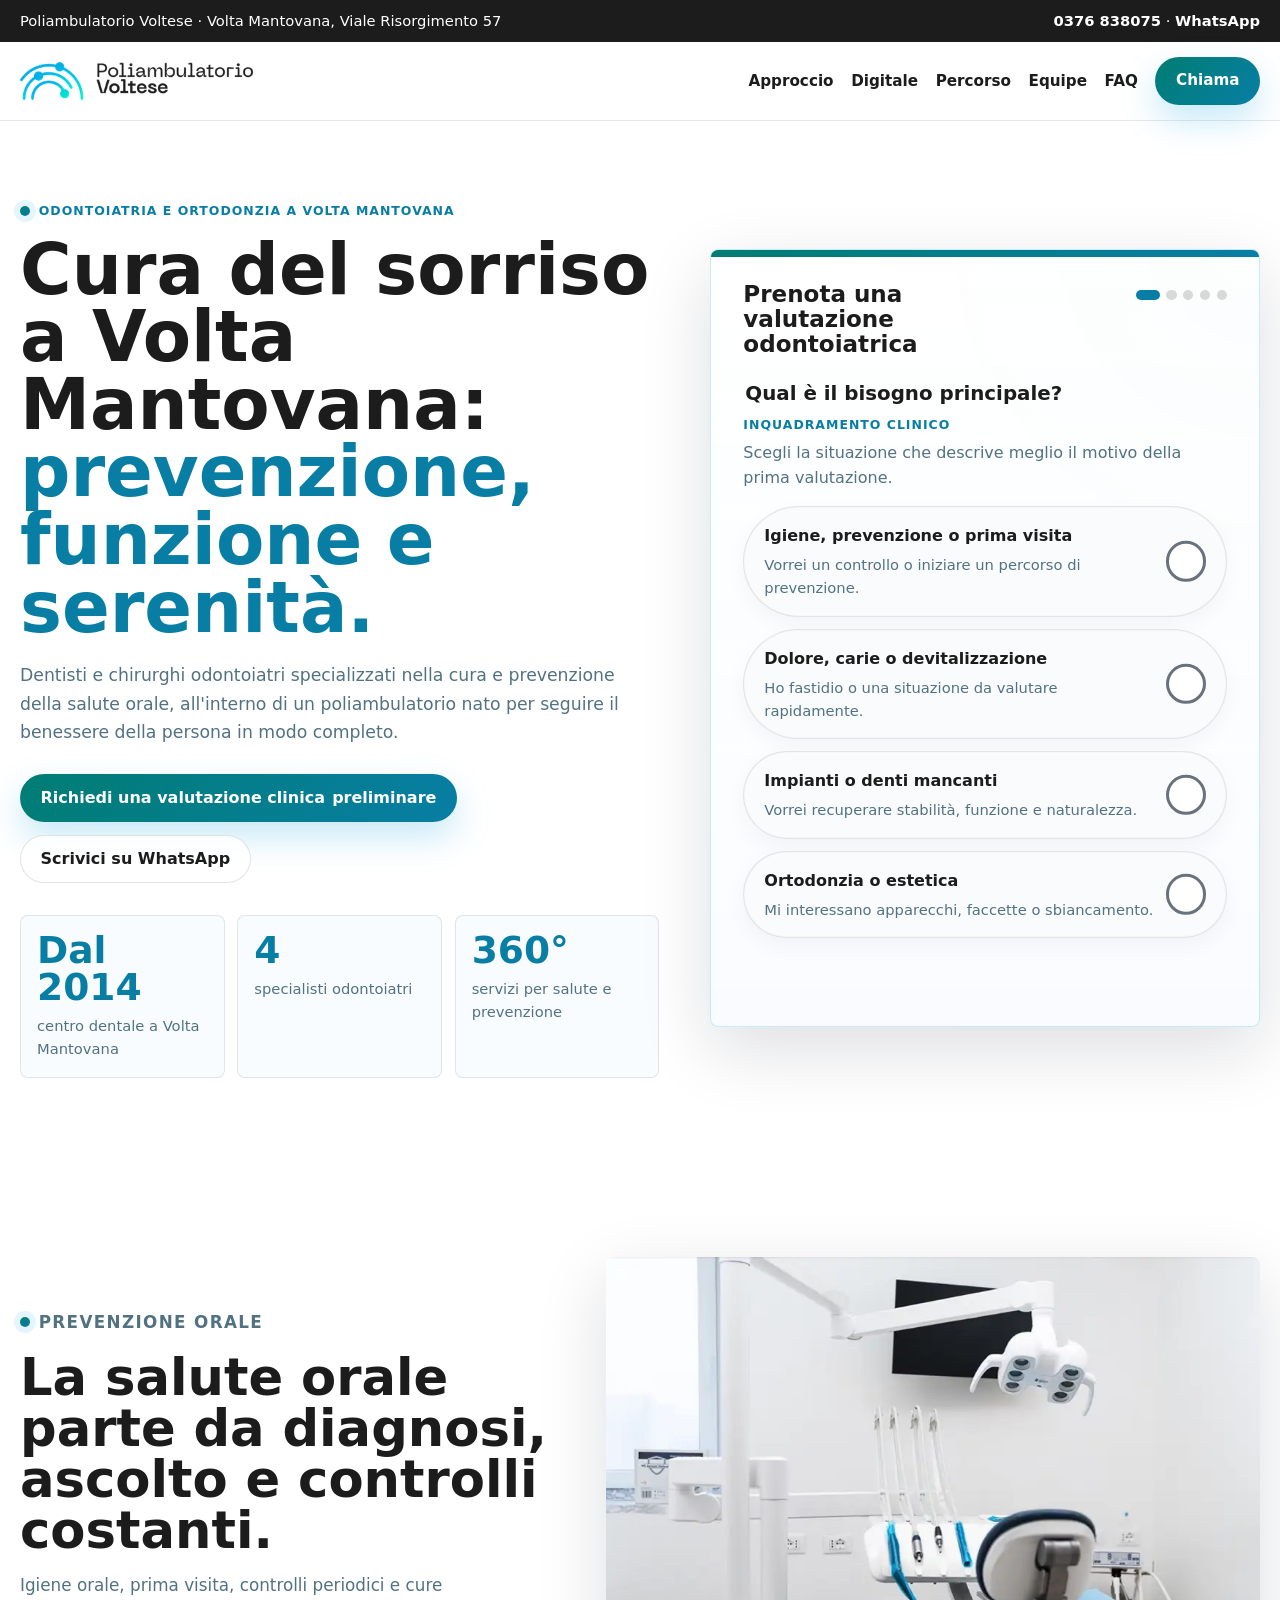
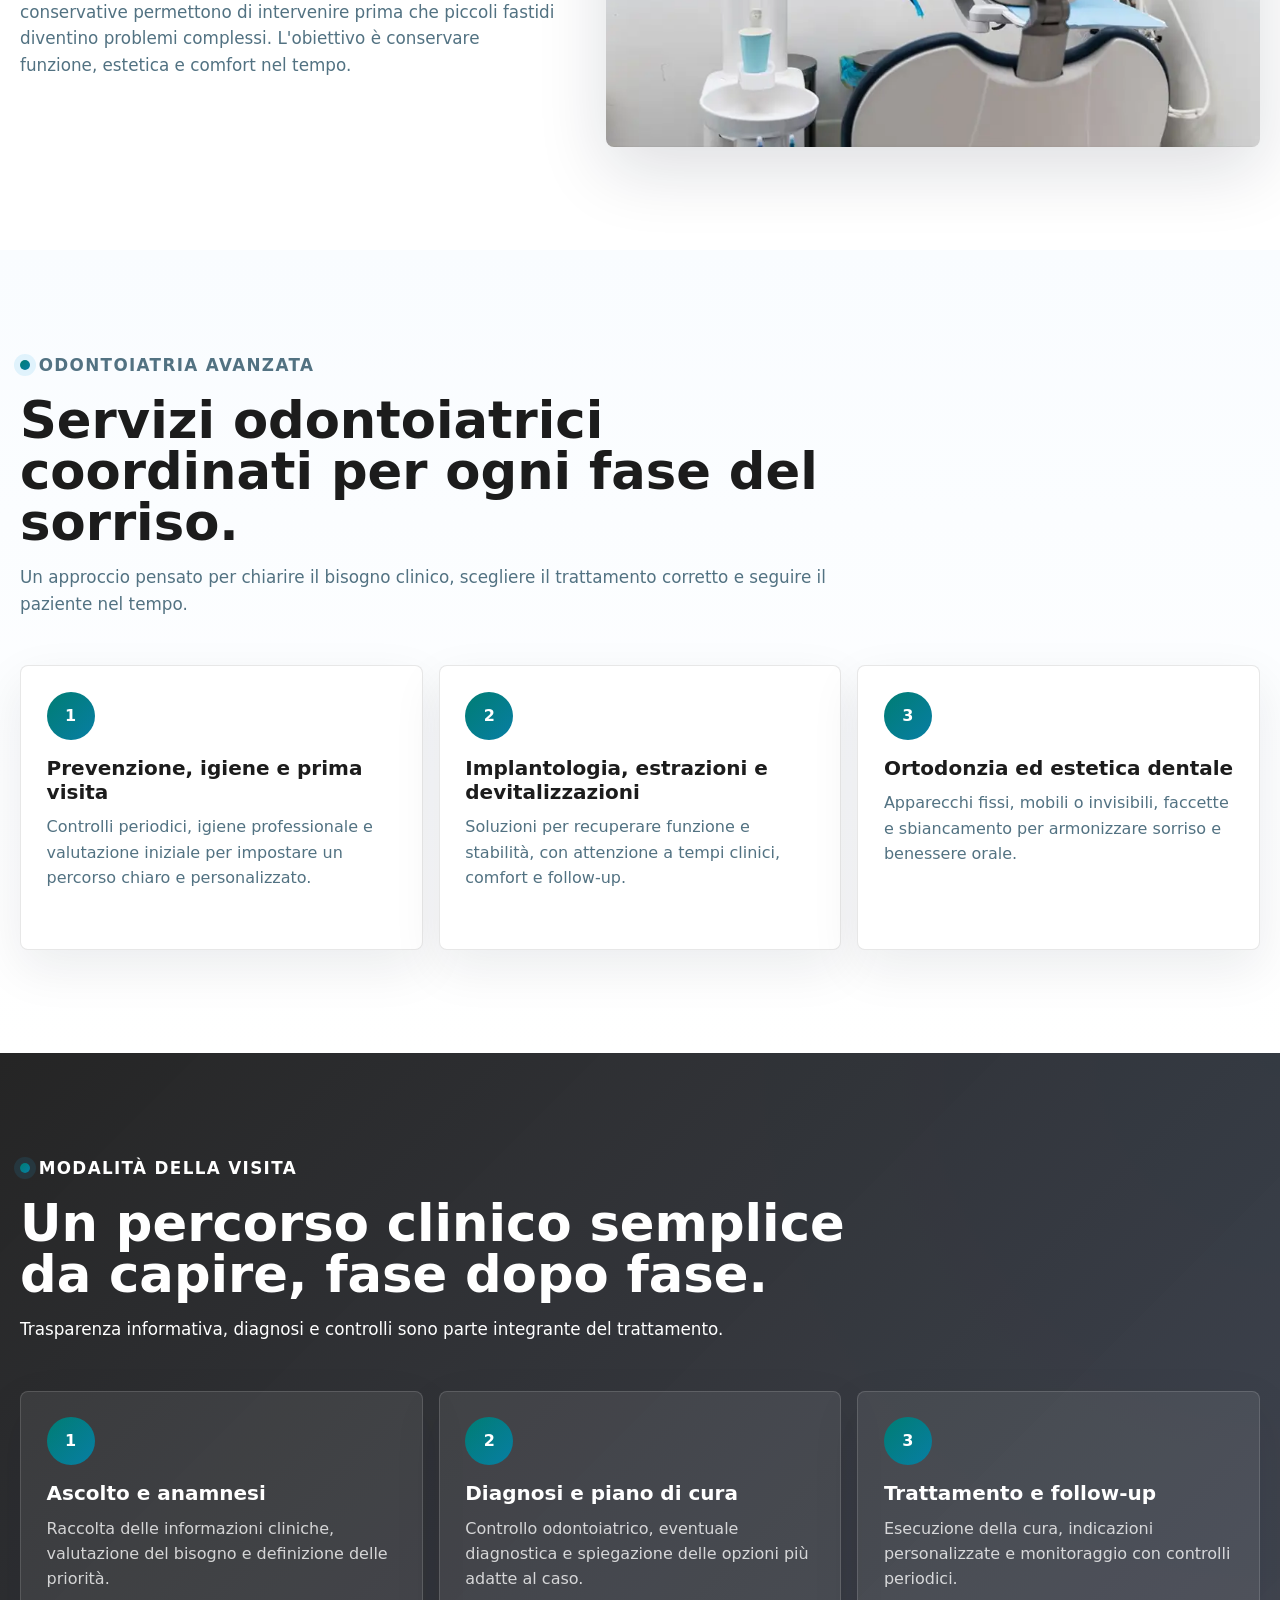
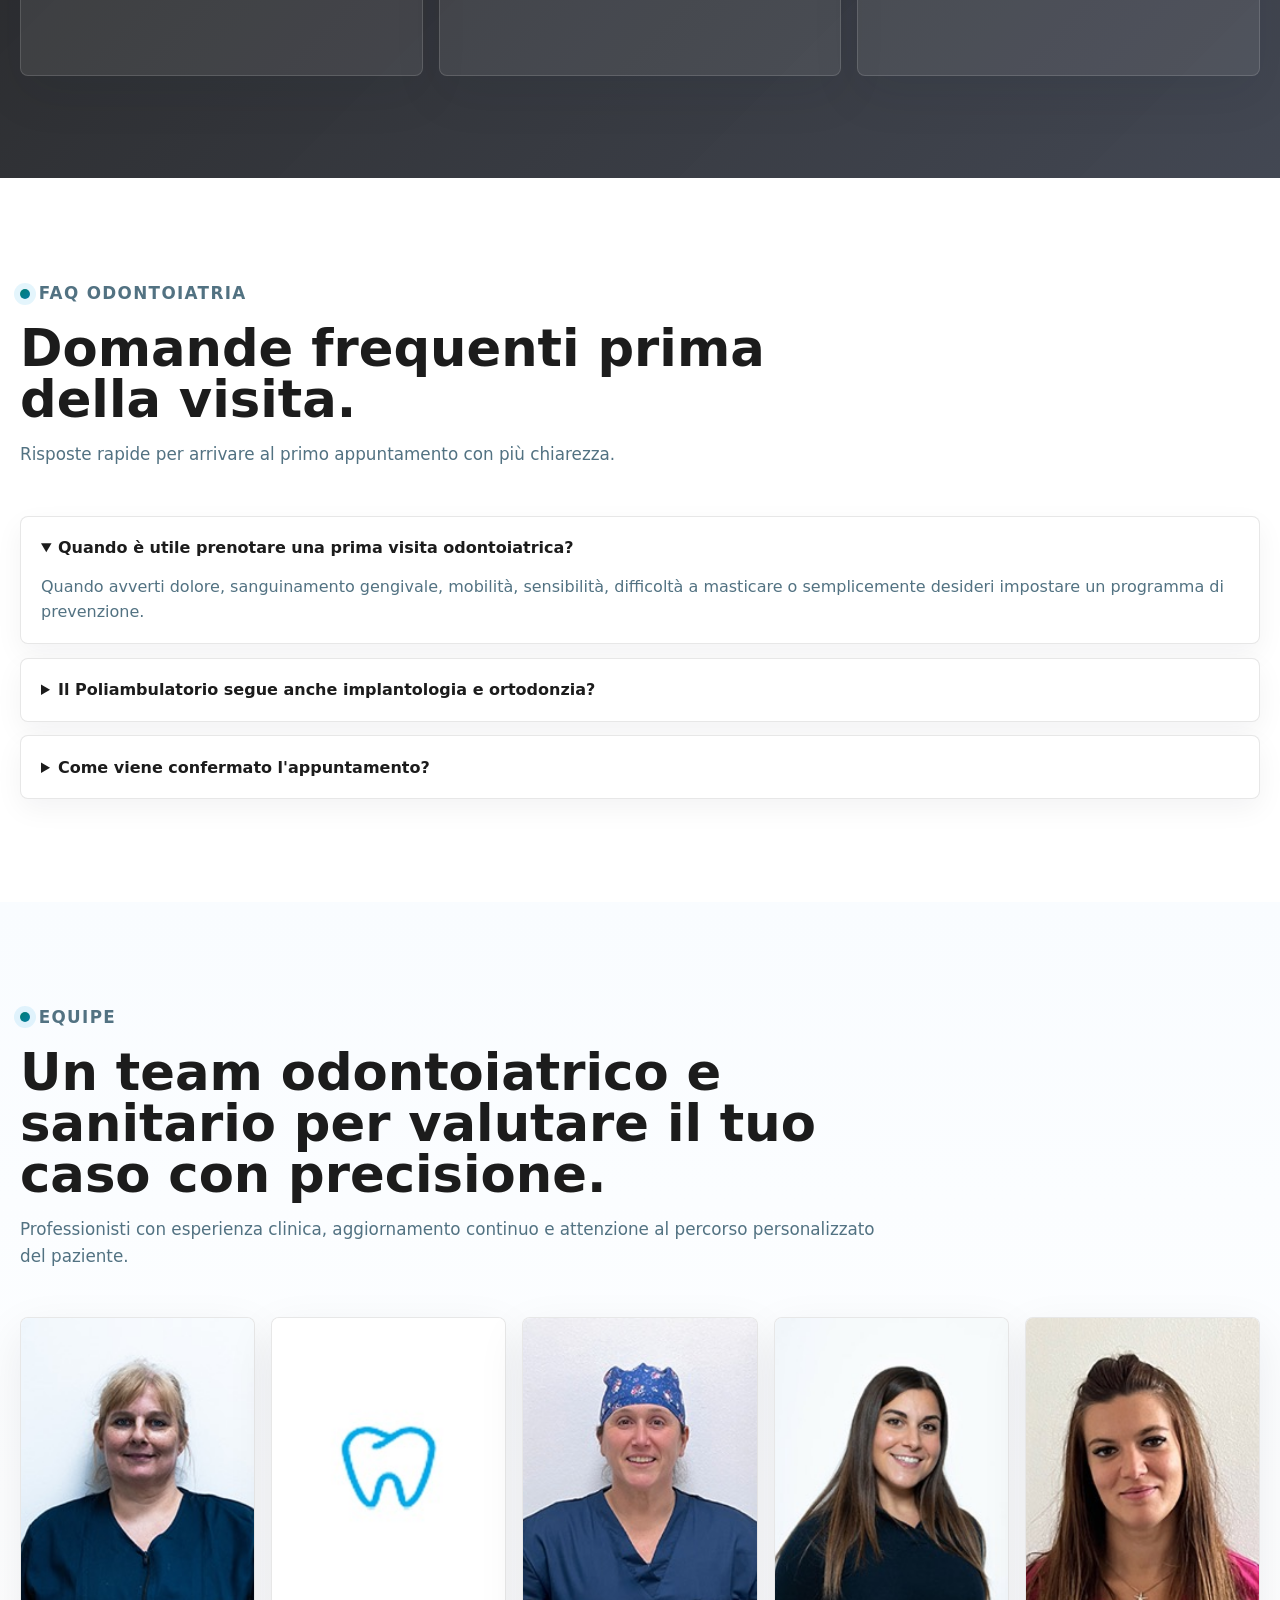
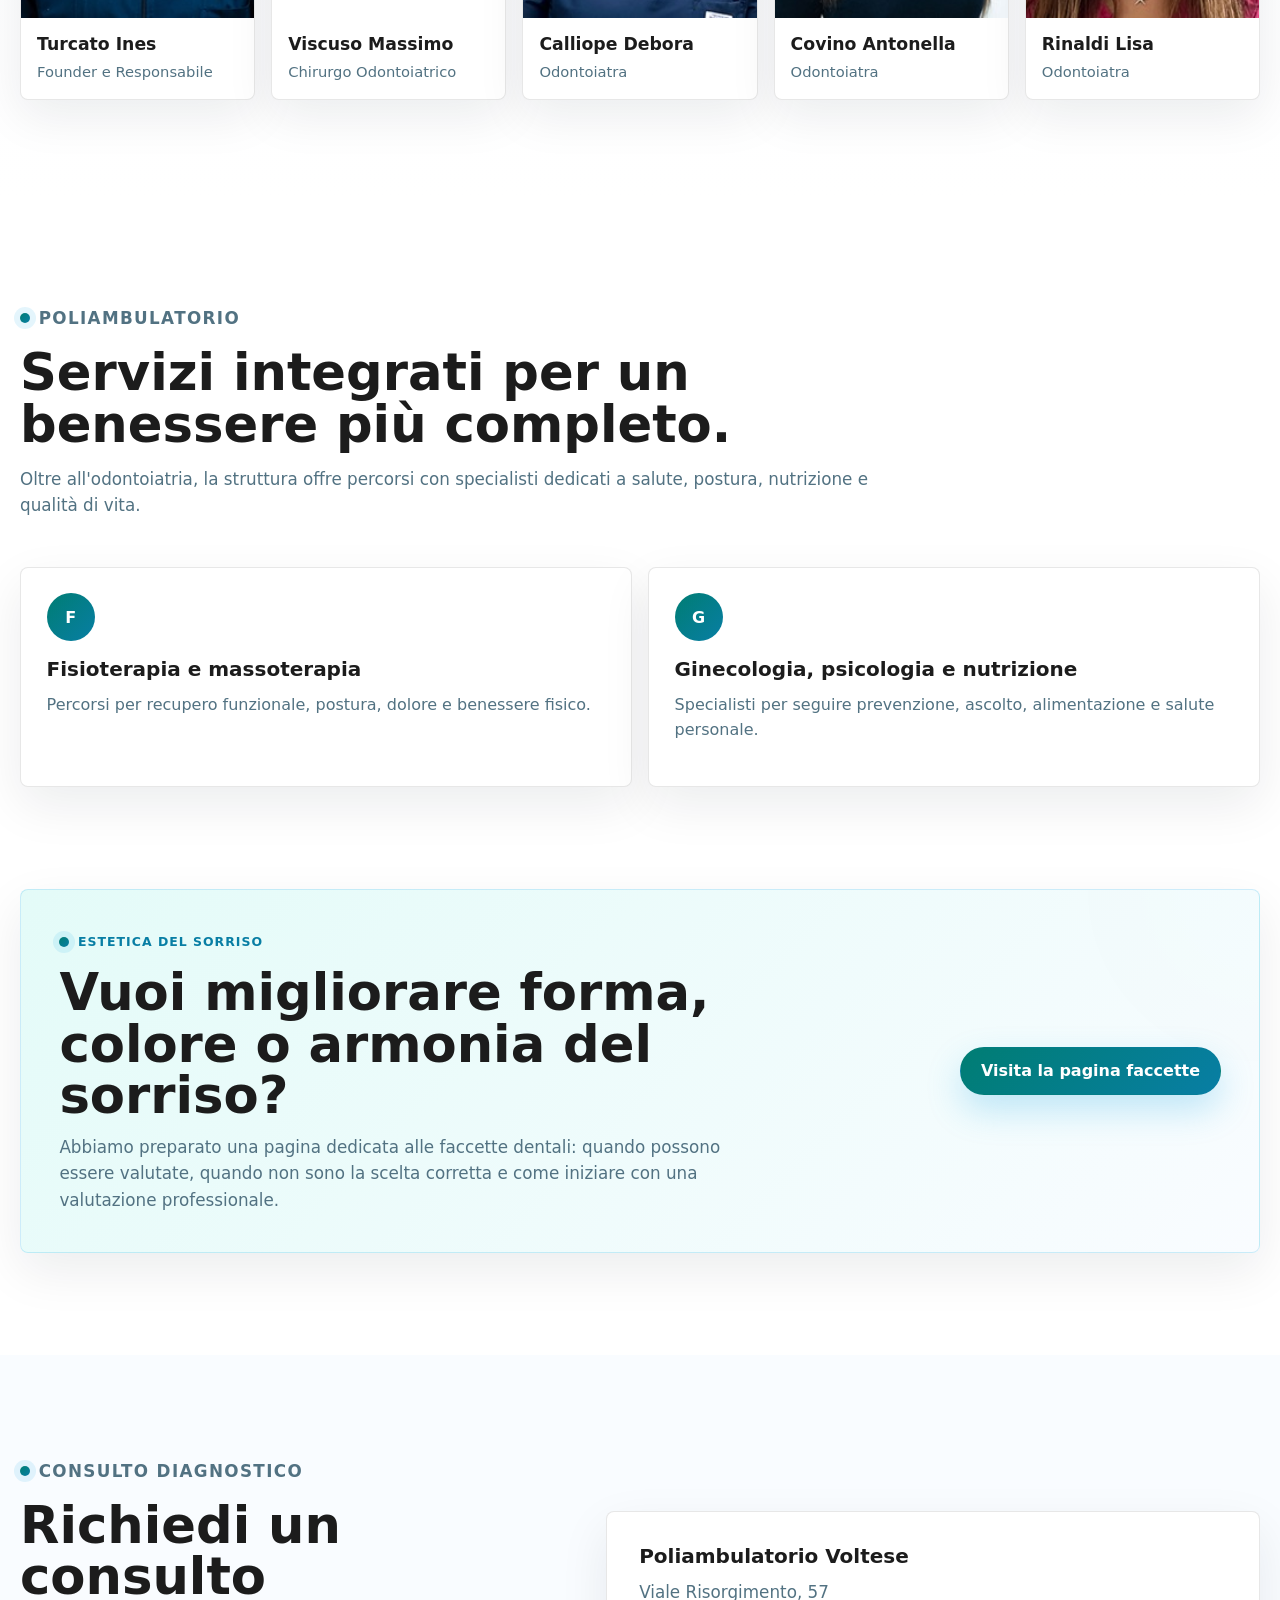
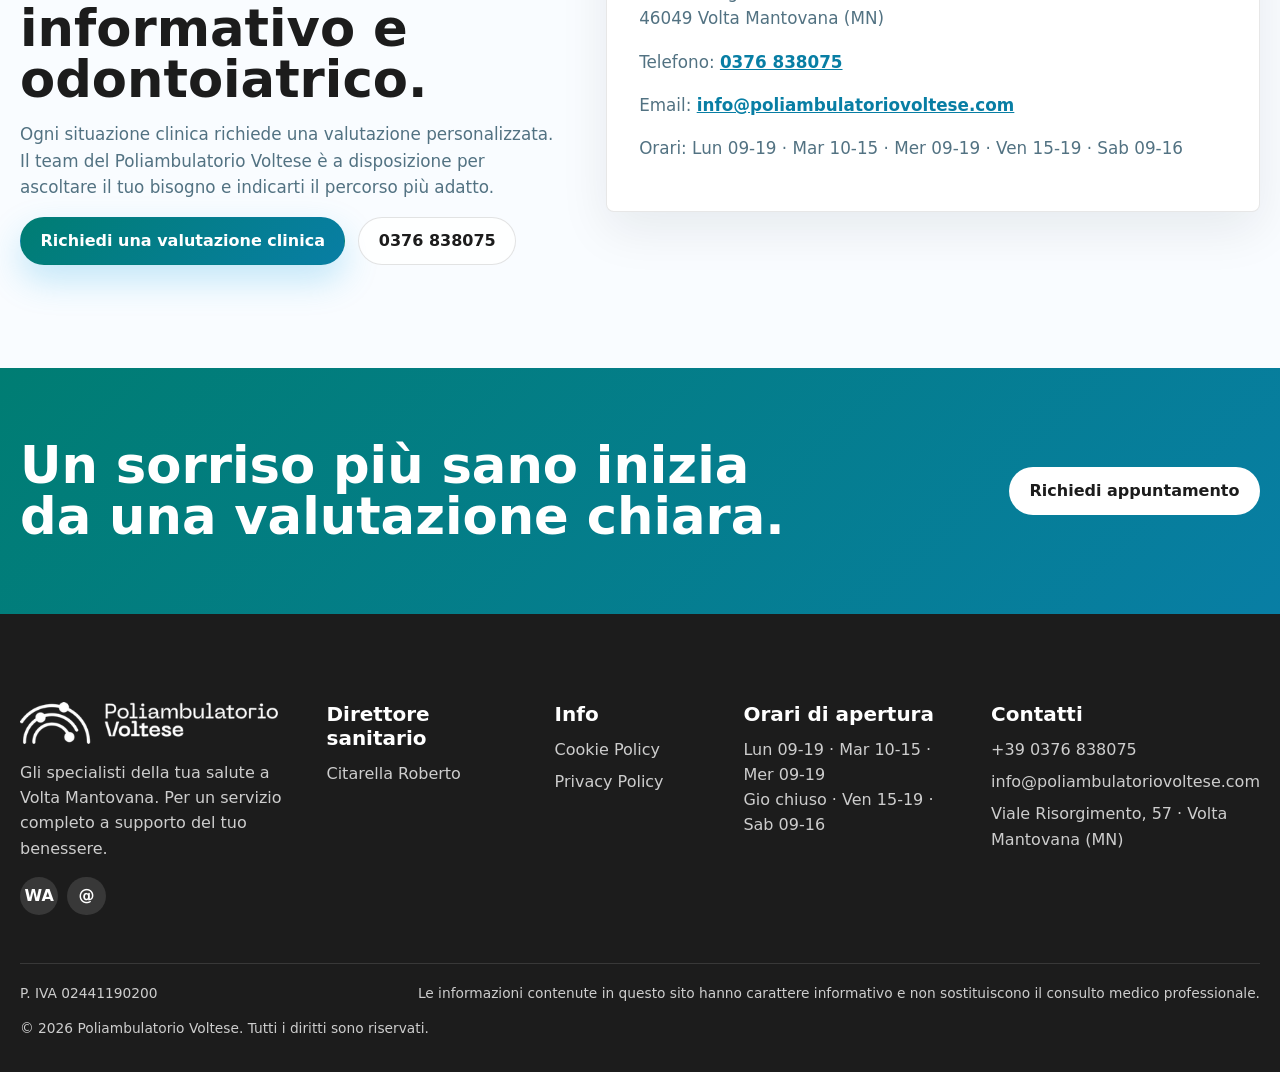
<file: index.html>
<!doctype html>
<html lang="it">
  <head>
    <meta charset="utf-8">
    <meta name="viewport" content="width=device-width, initial-scale=1">
    <title>Odontoiatria e Ortodonzia a Volta Mantovana | Poliambulatorio Voltese</title>
    <meta
      name="description"
      content="Odontoiatria e ortodonzia a Volta Mantovana: prevenzione, implantologia, apparecchi, estetica dentale e visite personalizzate al Poliambulatorio Voltese."
    >
    <meta name="robots" content="index,follow,max-image-preview:large">
    <meta name="theme-color" content="#1C1C1C">
    <link rel="canonical" href="https://poliambulatoriovoltese.vercel.app/">
    <link rel="icon" href="./assets/favicon-poliambulatorio-voltese.png" type="image/png">

    <meta property="og:type" content="website">
    <meta property="og:locale" content="it_IT">
    <meta property="og:title" content="Odontoiatria e Ortodonzia a Volta Mantovana">
    <meta
      property="og:description"
      content="Dentisti e odontoiatri specializzati nella cura e prevenzione della salute orale."
    >
    <meta property="og:url" content="https://poliambulatoriovoltese.vercel.app/">
    <meta property="og:site_name" content="Poliambulatorio Voltese">
    <meta property="og:image" content="https://poliambulatoriovoltese.vercel.app/assets/favicon-poliambulatorio-voltese.png">

    <style>:root{color-scheme:light;--primary:#1c1c1c;--secondary:#f9fcff;--text:#527282;--brand-sky:#22abe3;--brand-mint:#00c9b5;--accent:#087ea4;--accent-2:#007d73;--white:#ffffff;--divider:rgba(28,28,28,0.1);--soft-accent:#e3fbf8;--ink:#111827;--heading:#1c1c1c;--body-text:#527282;--body-strong:#365d6e;--success:#287269;--shadow:0 22px 70px rgba(17,24,39,0.14);font-family:Montserrat,ui-sans-serif,system-ui,-apple-system,BlinkMacSystemFont,"Segoe UI",sans-serif}*{box-sizing:border-box}html{scroll-behavior:smooth}section,form{scroll-margin-top:96px}body{margin:0;color:var(--primary);background:var(--white);font-size:16px;line-height:1.58;text-rendering:optimizeLegibility;-webkit-font-smoothing:antialiased}img{display:block;max-width:100%}a{color:inherit}button,input,textarea{font:inherit}button{cursor:pointer}[hidden]{display:none !important}:focus-visible{outline:3px solid color-mix(in srgb,var(--accent) 72%,white);outline-offset:4px}.skip{position:absolute;top:-4rem;left:1rem;z-index:30;padding:0.7rem 1rem;border-radius:8px;background:var(--primary);color:var(--white);transition:top 0.2s ease}.skip:focus{top:1rem}.wrap{width:min(1320px,calc(100% - 40px));margin-inline:auto}.topbar{background:var(--primary);color:var(--white);font-size:0.92rem}.topbar .wrap,.nav{display:flex;align-items:center;justify-content:space-between;gap:1rem}.topbar .wrap{min-height:42px}.topbar a{font-weight:800;text-decoration:none}header{position:sticky;top:0;z-index:20;border-bottom:1px solid var(--divider);background:rgba(255,255,255,0.96);backdrop-filter:blur(16px)}.nav{min-height:78px}.brand{display:inline-flex;align-items:center;width:235px;min-width:0;text-decoration:none}.brand img{width:100%;height:auto}.navlinks{display:flex;align-items:center;gap:1.1rem;color:var(--primary);font-size:0.95rem;font-weight:850}.navlinks a{text-decoration:none}.navlinks a:hover{color:var(--accent)}.menu-toggle{display:none;position:relative;width:46px;height:46px;border:1px solid rgba(28,28,28,0.18);border-radius:8px;background:var(--white);color:var(--primary);box-shadow:0 10px 26px rgba(17,24,39,0.08)}.menu-toggle span{position:absolute;left:12px;width:20px;height:2px;border-radius:999px;background:currentColor;transition:transform 0.18s ease,opacity 0.18s ease,top 0.18s ease}.menu-toggle span:nth-child(1){top:15px}.menu-toggle span:nth-child(2){top:22px}.menu-toggle span:nth-child(3){top:29px}.menu-toggle[aria-expanded="true"] span:nth-child(1){top:22px;transform:rotate(45deg)}.menu-toggle[aria-expanded="true"] span:nth-child(2){opacity:0}.menu-toggle[aria-expanded="true"] span:nth-child(3){top:22px;transform:rotate(-45deg)}.mobile-menu{position:absolute;inset:100% 0 auto;z-index:19;max-height:calc(100dvh - 120px);overflow-y:auto;border-top:1px solid rgba(28,28,28,0.08);background:var(--white);box-shadow:0 22px 46px rgba(17,24,39,0.08)}.mobile-menu-panel{display:grid;gap:1.4rem;padding-block:1.35rem 2rem}.mobile-menu-links,.mobile-menu-actions{display:grid}.mobile-menu-links a{display:flex;align-items:center;min-height:72px;border-bottom:1px solid rgba(28,28,28,0.08);color:var(--primary);font-size:clamp(1.22rem,5.6vw,2rem);font-weight:750;line-height:1.1;text-decoration:none;text-transform:uppercase}.btn{display:inline-flex;min-height:48px;align-items:center;justify-content:center;gap:0.45rem;border:1px solid transparent;border-radius:999px;padding:0.86rem 1.22rem;font-weight:850;line-height:1;text-align:center;text-decoration:none;transition:transform 0.2s ease,box-shadow 0.2s ease,border-color 0.2s ease,background 0.2s ease}.btn:hover{transform:translateY(-1px)}.btn-primary{color:var(--white);background:linear-gradient(135deg,var(--accent-2),var(--accent));box-shadow:0 15px 34px rgba(34,171,227,0.26)}.btn-ghost{border-color:rgba(28,28,28,0.12);color:var(--primary);background:rgba(255,255,255,0.82)}.btn-outline-fill{border-color:var(--accent);color:var(--accent);background:var(--white)}.btn-accent{color:var(--primary);background:var(--white)}.hero{display:grid;grid-template-columns:minmax(0,1fr) minmax(420px,0.86fr);gap:clamp(1.4rem,4vw,4.5rem);align-items:center;min-height:calc(100dvh - 120px);padding-block:clamp(3rem,6vw,6.5rem)}.hero-copy{max-width:760px}.eyebrow{display:inline-flex;align-items:center;gap:0.55rem;margin:0 0 1rem;color:var(--accent);font-size:0.78rem;font-weight:900;letter-spacing:0.08em;text-transform:uppercase}.dot{width:0.62rem;height:0.62rem;border-radius:999px;background:linear-gradient(135deg,var(--accent-2),var(--accent));box-shadow:0 0 0 6px rgba(34,171,227,0.12)}h1,h2,h3,p{margin-top:0}h1{margin-bottom:1.2rem;color:var(--heading);font-size:clamp(2.85rem,5.5vw,5.3rem);line-height:0.96;letter-spacing:0}.hero-title-accent{display:block;color:var(--accent)}.lead{max-width:650px;margin-bottom:1.7rem;color:var(--body-text);font-size:clamp(1rem,1.35vw,1.2rem);line-height:1.65}.cta-row{display:flex;flex-wrap:wrap;gap:0.8rem;align-items:center}.micro-proof{display:grid;grid-template-columns:repeat(3,minmax(0,1fr));gap:0.8rem;margin-top:2rem}.proof-item{min-height:104px;padding:1rem;border:1px solid var(--divider);border-radius:8px;background:var(--secondary)}.proof-item strong{display:block;color:var(--accent);font-size:clamp(1.5rem,3vw,2.35rem);line-height:1}.proof-item span{display:block;margin-top:0.45rem;color:var(--body-text);font-size:0.92rem}.glass-form{position:relative;overflow:hidden;min-height:600px;border:1px solid rgba(34,171,227,0.24);border-radius:8px;padding:clamp(1.2rem,3vw,2rem);background:linear-gradient(180deg,rgba(255,255,255,0.92),rgba(249,252,255,0.96)),radial-gradient(circle at top right,rgba(0,201,181,0.18),transparent 22rem);box-shadow:var(--shadow)}.glass-form::before{content:"";position:absolute;inset:0 0 auto;height:7px;background:linear-gradient(90deg,var(--accent-2),var(--accent))}.form-head{display:flex;align-items:start;justify-content:space-between;gap:1rem;margin-bottom:1.5rem}.form-head h2{max-width:18rem;margin:0;font-size:clamp(1.35rem,1.8vw,1.82rem);line-height:1.1}.progress{display:flex;gap:0.4rem;margin-top:0.5rem}.progress span{width:0.65rem;height:0.65rem;border-radius:999px;background:rgba(28,28,28,0.16)}.progress span.is-active{width:1.5rem;background:var(--accent)}.form-step{min-width:0;margin:0;border:0;padding:0}.quiz-kicker{margin-bottom:0.3rem;color:var(--accent);font-size:0.78rem;font-weight:900;letter-spacing:0.08em;text-transform:uppercase}.quiz-title{display:block;margin-bottom:0.6rem;color:var(--heading);font-size:clamp(1.12rem,1.55vw,1.42rem);font-weight:850;line-height:1.2}.quiz-copy{margin-bottom:1rem;color:var(--body-text)}.quiz-options,.slot-grid,.calendar-grid{display:grid;gap:0.75rem}.choice-btn{position:relative;display:grid;gap:0.3rem;width:100%;min-height:76px;border:1px solid rgba(28,28,28,0.1);border-radius:999px;padding:1rem 4.4rem 1rem 1.25rem;color:var(--primary);background:#fafbfc;text-align:left;box-shadow:inset 0 0 0 1px rgba(17,24,39,0.02),0 8px 22px rgba(17,24,39,0.04);transition:border-color 0.18s ease,transform 0.18s ease,background 0.18s ease,box-shadow 0.18s ease}.choice-btn::before,.choice-btn::after{content:"";position:absolute;top:50%;right:1.22rem;border-radius:999px;transform:translateY(-50%)}.choice-btn::before{width:2.15rem;height:2.15rem;border:3px solid #69717d;background:var(--white)}.choice-btn::after{width:1.22rem;height:1.22rem;right:calc(1.22rem+0.465rem);background:var(--primary);opacity:0}.choice-btn:hover,.choice-btn.is-selected{border-color:rgba(28,28,28,0.16);background:#f6f7f8;box-shadow:inset 0 0 0 1px rgba(17,24,39,0.04),0 10px 26px rgba(17,24,39,0.06);transform:translateY(-1px)}.choice-btn.is-selected::before{border-color:var(--primary);border-width:5px}.choice-btn.is-selected::after{opacity:1}.choice-btn strong{font-weight:850}.choice-btn span{color:var(--body-text);font-size:0.92rem}.calendar-head{display:flex;align-items:center;justify-content:space-between;gap:1rem;margin-bottom:0.85rem}.calendar-nav{display:flex;gap:0.35rem}.calendar-nav button{width:40px;height:40px;border:1px solid var(--divider);border-radius:999px;background:var(--white)}.calendar-grid{grid-template-columns:repeat(2,minmax(0,1fr))}.calendar-day{min-height:76px;align-content:center;text-align:left}.field-grid{display:grid;grid-template-columns:repeat(2,minmax(0,1fr));gap:0.85rem}label{display:grid;gap:0.35rem;color:var(--body-strong);font-weight:800}label.full{grid-column:1 / -1}input,textarea{width:100%;border:1px solid rgba(28,28,28,0.14);border-radius:8px;padding:0.78rem 0.9rem;color:var(--primary);background:var(--white)}textarea{resize:vertical}.summary-box{margin-top:1rem;border:1px solid rgba(34,171,227,0.18);border-radius:8px;padding:0.9rem;background:var(--soft-accent)}.summary-box p{margin:0.2rem 0;color:var(--body-text)}.form-error{min-height:1.5rem;margin:1rem 0 0;color:#9a3412;font-weight:800}.form-actions{display:flex;justify-content:flex-end;gap:0.7rem;margin-top:1rem}.form-actions [type="submit"]{width:min(100%,380px);min-height:58px;border-radius:18px;font-size:1.05rem}.problem,.soft,.band,.faq,.finance-section,.funnel-value,.service-bridge,.closing-section{padding-block:clamp(4rem,8vw,7rem)}.problem-grid,.closing{display:grid;grid-template-columns:0.9fr 1.1fr;gap:clamp(1.5rem,4vw,4rem);align-items:center}.problem-copy h2,.section-head h2,.closing h2,.footer-cta h2{margin-bottom:1rem;color:var(--heading);font-size:clamp(2rem,4vw,3.8rem);line-height:1}.problem-copy p,.section-head p,.closing p,.contact-panel p{color:var(--body-text);font-size:1.05rem}.problem-media{overflow:hidden;border-radius:8px;box-shadow:var(--shadow);aspect-ratio:4 / 3}.problem-media img{width:100%;height:100%;object-fit:cover}.soft{background:linear-gradient(180deg,var(--secondary),#ffffff)}.section-head{max-width:880px;margin-bottom:clamp(1.8rem,4vw,3rem)}.solution-grid,.phases,.staff-grid,.finance-grid{display:grid;gap:1rem}.solution-grid{grid-template-columns:repeat(3,minmax(0,1fr))}.info-card,.phase,.finance-card,.contact-panel{border:1px solid var(--divider);border-radius:8px;background:var(--white);box-shadow:0 18px 50px rgba(17,24,39,0.08)}.info-card,.phase,.finance-card{min-height:285px;padding:clamp(1.2rem,2vw,1.6rem)}.info-card span,.phase span,.finance-logo{display:inline-grid;width:3rem;height:3rem;place-items:center;margin-bottom:1rem;border-radius:999px;color:var(--white);background:linear-gradient(135deg,var(--accent-2),var(--accent));font-weight:900}.info-card h3,.phase h3,.finance-card h3,.contact-panel h3,.footer-grid h3{margin-bottom:0.65rem;color:var(--heading);font-size:1.25rem;line-height:1.2}.info-card p,.phase p,.finance-card p{margin-bottom:0;color:var(--body-text)}.band{color:var(--white);background:linear-gradient(135deg,rgba(28,28,28,0.96),rgba(55,60,72,0.94)),radial-gradient(circle at top right,rgba(34,171,227,0.32),transparent 38rem)}.band .eyebrow,.band .section-head h2,.band .section-head p,.band .phase h3{color:var(--white)}.band .phase{background:rgba(255,255,255,0.08);border-color:rgba(255,255,255,0.14)}.band .phase p{color:rgba(255,255,255,0.78)}.phases{grid-template-columns:repeat(3,minmax(0,1fr))}.faq-list{display:grid;gap:0.85rem}details{border:1px solid var(--divider);border-radius:8px;padding:1.15rem 1.25rem;background:var(--white);box-shadow:0 10px 28px rgba(17,24,39,0.05)}summary{color:var(--heading);font-weight:850;cursor:pointer}details p{margin:0.85rem 0 0;color:var(--body-text)}.staff-grid{grid-template-columns:repeat(5,minmax(0,1fr))}.staff-card{overflow:hidden;min-height:350px;border:1px solid var(--divider);border-radius:8px;background:var(--white);box-shadow:0 16px 48px rgba(17,24,39,0.08)}.staff-card img{width:100%;aspect-ratio:1;object-fit:cover}.staff-card h3{margin:1rem 1rem 0.3rem;color:var(--heading);font-size:1.08rem;line-height:1.2}.staff-card p{margin:0 1rem 1rem;color:var(--body-text);font-size:0.92rem}.finance-grid{grid-template-columns:repeat(2,minmax(0,1fr))}.finance-card{min-height:220px}.service-bridge{padding-top:0}.service-bridge-card{display:grid;grid-template-columns:minmax(0,1fr) auto;gap:clamp(1.2rem,3vw,2.4rem);align-items:center;overflow:hidden;border:1px solid rgba(34,171,227,0.2);border-radius:8px;padding:clamp(1.4rem,3vw,2.4rem);background:linear-gradient(135deg,rgba(227,251,248,0.98),rgba(249,252,255,0.98)),radial-gradient(circle at right top,rgba(0,201,181,0.18),transparent 24rem);box-shadow:0 18px 50px rgba(17,24,39,0.08)}.service-bridge-card h2{max-width:760px;margin-bottom:0.8rem;color:var(--heading);font-size:clamp(2rem,4vw,3.6rem);line-height:1}.service-bridge-card p:not(.eyebrow){max-width:720px;margin-bottom:0;color:var(--body-text);font-size:1.05rem}.hero-faccette{min-height:calc(100dvh - 120px)}.value-grid{display:grid;grid-template-columns:repeat(4,minmax(0,1fr));gap:1rem}.value-card{min-height:255px;border:1px solid var(--divider);border-radius:8px;padding:clamp(1.2rem,2vw,1.55rem);background:var(--white);box-shadow:0 18px 50px rgba(17,24,39,0.08)}.value-card span{display:inline-flex;min-height:2rem;align-items:center;margin-bottom:1rem;border-radius:999px;padding:0.4rem 0.72rem;color:var(--white);background:linear-gradient(135deg,var(--accent-2),var(--accent));font-size:0.78rem;font-weight:900;letter-spacing:0.06em;text-transform:uppercase}.value-card h3{margin-bottom:0.65rem;color:var(--heading);font-size:1.2rem;line-height:1.18}.value-card p{margin-bottom:0;color:var(--body-text)}.closing-section{background:var(--secondary)}.contact-panel{padding:clamp(1.4rem,3vw,2rem);font-style:normal}.contact-panel a{color:var(--accent);font-weight:850}.footer-cta{padding-block:clamp(3rem,6vw,4.5rem);color:var(--white);background:linear-gradient(135deg,var(--accent-2),var(--accent))}.footer-cta .wrap{display:flex;align-items:center;justify-content:space-between;gap:1.5rem}.footer-cta h2{max-width:780px;margin-bottom:0;color:var(--white)}.footer-main{padding-block:clamp(3.5rem,7vw,5.5rem) 2rem;color:rgba(255,255,255,0.78);background:var(--primary)}.footer-grid{display:grid;grid-template-columns:1.4fr 1fr 0.8fr 1.1fr 1.2fr;gap:clamp(1.2rem,3vw,2rem)}.footer-brand img{width:min(260px,100%);height:auto;margin-bottom:1rem;filter:brightness(0) invert(1)}.footer-grid h3{color:var(--white)}.footer-grid ul{display:grid;gap:0.45rem;margin:0;padding:0;list-style:none}.footer-grid a{text-decoration:none}.footer-social{display:flex;gap:0.55rem;margin-top:1rem}.footer-social a{display:grid;width:2.4rem;height:2.4rem;place-items:center;border-radius:999px;color:var(--white);background:rgba(255,255,255,0.12);font-weight:900}.footer-legal{display:flex;flex-wrap:wrap;gap:0.8rem 1.2rem;justify-content:space-between;margin-top:3rem;border-top:1px solid rgba(255,255,255,0.12);padding-top:1.2rem;font-size:0.86rem}.mobile-cta{position:fixed;right:0.75rem;bottom:0.75rem;left:0.75rem;z-index:18;display:none;overflow:hidden;border-radius:999px;box-shadow:0 18px 44px rgba(17,24,39,0.18)}.mobile-cta a{flex:1;min-height:52px;display:grid;place-items:center;color:var(--white);background:var(--primary);font-weight:900;text-decoration:none}.mobile-cta a+a{background:linear-gradient(135deg,var(--accent-2),var(--accent))}.whatsapp-prompt{position:fixed;right:1.2rem;bottom:1.2rem;z-index:17;width:min(360px,calc(100vw - 2rem));opacity:0;transform:translateY(18px);visibility:hidden;transition:opacity 0.24s ease,transform 0.24s ease,visibility 0.24s ease}.whatsapp-prompt.is-visible{opacity:1;transform:translateY(0);visibility:visible}.whatsapp-prompt-card{position:relative;border:1px solid rgba(34,171,227,0.22);border-radius:8px;padding:1.25rem;background:var(--white);box-shadow:var(--shadow)}.whatsapp-prompt-close{position:absolute;top:0.7rem;right:0.7rem;width:2rem;height:2rem;border:0;border-radius:999px;background:var(--soft-accent);color:var(--primary)}.whatsapp-prompt-kicker{margin-bottom:0.2rem;color:var(--accent);font-size:0.78rem;font-weight:900;text-transform:uppercase}.whatsapp-prompt h2{margin-bottom:0.55rem;font-size:1.45rem;line-height:1.1}.whatsapp-prompt p{color:var(--body-text)}.reveal{opacity:1;transform:none}.reveal.is-visible{opacity:1;transform:translateY(0)}.delay-1{transition-delay:0s}.delay-2{transition-delay:0s}@media (prefers-reduced-motion:reduce){*,*::before,*::after{scroll-behavior:auto !important;transition-duration:0.01ms !important;animation-duration:0.01ms !important;animation-iteration-count:1 !important}.reveal{opacity:1;transform:none}}@media (max-width:1120px){.hero{grid-template-columns:1fr}.glass-form{min-height:auto}.staff-grid{grid-template-columns:repeat(3,minmax(0,1fr))}.footer-grid{grid-template-columns:repeat(2,minmax(0,1fr))}}@media (max-width:900px){.topbar .wrap{align-items:flex-start;flex-direction:column;gap:0.2rem;padding-block:0.55rem}.navlinks{display:none}.menu-toggle{display:inline-block}.brand{width:210px}.micro-proof,.solution-grid,.phases,.problem-grid,.closing,.value-grid,.finance-grid{grid-template-columns:1fr}.service-bridge-card{grid-template-columns:1fr}.footer-cta .wrap{align-items:flex-start;flex-direction:column}}@media (max-width:680px){body{padding-bottom:64px;font-size:15px}.wrap{width:min(100% - 28px,1320px)}.topbar{display:none}section,form{scroll-margin-top:78px}.hero{min-height:auto;padding-block:2.15rem 3rem}h1{font-size:clamp(2.35rem,10.8vw,3.55rem);line-height:1}.lead{font-size:1rem;line-height:1.58}.problem-copy h2,.section-head h2,.closing h2,.footer-cta h2,.service-bridge-card h2{font-size:clamp(1.9rem,8.3vw,2.75rem);line-height:1.04}.hero-desktop-label{display:none}.cta-row,.form-actions{flex-direction:column;align-items:stretch}.btn{width:100%}.glass-form{padding:1.1rem;border-radius:10px}.choice-btn{min-height:70px;padding:0.95rem 4rem 0.95rem 1.05rem}.choice-btn::before{width:1.9rem;height:1.9rem;right:1rem}.choice-btn::after{width:1.04rem;height:1.04rem;right:calc(1rem+0.43rem)}.form-actions{position:sticky;bottom:0.5rem;z-index:2;padding-top:0.5rem}.form-actions [type="submit"]{width:100%;min-height:62px;border-radius:18px;font-size:1.08rem}.form-head{flex-direction:column}.calendar-grid,.field-grid,.staff-grid,.footer-grid{grid-template-columns:1fr}.staff-card{min-height:auto}.footer-legal{flex-direction:column}.mobile-cta{display:flex}.whatsapp-prompt{bottom:4.8rem}}</style>
    <script type="application/ld+json">
      {
        "@context": "https://schema.org",
        "@type": "MedicalClinic",
        "name": "Poliambulatorio Voltese",
        "url": "https://poliambulatoriovoltese.vercel.app/",
        "logo": "https://poliambulatoriovoltese.vercel.app/assets/logo-poliambulatorio-voltese.png",
        "image": "https://poliambulatoriovoltese.vercel.app/assets/studio-dentistico-1.jpg",
        "telephone": "+390376838075",
        "email": "info@poliambulatoriovoltese.com",
        "vatID": "02441190200",
        "address": {
          "@type": "PostalAddress",
          "streetAddress": "Viale Risorgimento, 57",
          "addressLocality": "Volta Mantovana",
          "postalCode": "46049",
          "addressRegion": "MN",
          "addressCountry": "IT"
        },
        "openingHoursSpecification": [
          { "@type": "OpeningHoursSpecification", "dayOfWeek": "Monday", "opens": "09:00", "closes": "19:00" },
          { "@type": "OpeningHoursSpecification", "dayOfWeek": "Tuesday", "opens": "10:00", "closes": "15:00" },
          { "@type": "OpeningHoursSpecification", "dayOfWeek": "Wednesday", "opens": "09:00", "closes": "19:00" },
          { "@type": "OpeningHoursSpecification", "dayOfWeek": "Friday", "opens": "15:00", "closes": "19:00" },
          { "@type": "OpeningHoursSpecification", "dayOfWeek": "Saturday", "opens": "09:00", "closes": "16:00" }
        ],
        "medicalSpecialty": ["Dentistry", "Physiotherapy", "Gynecologic", "Psychiatric", "Nutrition"]
      }
    </script>
  </head>
  <body>
    <a class="skip" href="#main">Salta al contenuto</a>

    <div class="topbar" id="top">
      <div class="wrap">
        <span>Poliambulatorio Voltese · Volta Mantovana, Viale Risorgimento 57</span>
        <span>
          <a href="tel:+390376838075">0376 838075</a>
          ·
          <a href="https://wa.me/+390376838075" rel="noopener">WhatsApp</a>
        </span>
      </div>
    </div>

    <header>
      <nav class="nav wrap" aria-label="Navigazione principale">
        <a class="brand" href="#top" aria-label="Poliambulatorio Voltese">
          <img src="./assets/logo-poliambulatorio-voltese.webp" width="368" height="59" alt="Poliambulatorio Voltese" decoding="async">
        </a>
        <div class="navlinks" aria-label="Sezioni pagina">
          <a href="#approccio">Approccio</a>
          <a href="#digitale">Digitale</a>
          <a href="#percorso">Percorso</a>
          <a href="#equipe">Equipe</a>
          <a href="#faq">FAQ</a>
          <a class="btn btn-primary" href="tel:+390376838075">Chiama</a>
        </div>
        <button class="menu-toggle" type="button" aria-expanded="false" aria-controls="mobile-menu" aria-label="Apri menu">
          <span></span><span></span><span></span>
        </button>
      </nav>
      <div class="mobile-menu" id="mobile-menu" hidden>
        <div class="mobile-menu-panel wrap">
          <div class="mobile-menu-links">
            <a href="#top">Home</a>
            <a href="#approccio">Approccio</a>
            <a href="#digitale">Digitale</a>
            <a href="#percorso">Percorso</a>
            <a href="#equipe">Equipe</a>
            <a href="#faq">FAQ</a>
          </div>
          <div class="mobile-menu-actions">
            <a class="btn btn-ghost" href="tel:+390376838075">Chiama il Poliambulatorio</a>
            <a class="btn btn-primary" href="#prenota">Prenota Visita</a>
          </div>
        </div>
      </div>
    </header>

    <main id="main">
      <section class="hero wrap" aria-labelledby="hero-title">
        <div class="hero-copy reveal">
          <p class="eyebrow"><span class="dot"></span> Odontoiatria e ortodonzia a Volta Mantovana</p>
          <h1 id="hero-title">
            Cura del sorriso a Volta Mantovana:
            <span class="hero-title-accent">prevenzione, funzione e serenità.</span>
          </h1>
          <p class="lead">
            Dentisti e chirurghi odontoiatri specializzati nella cura e prevenzione della salute orale,
            all'interno di un poliambulatorio nato per seguire il benessere della persona in modo completo.
          </p>
          <div class="cta-row">
            <a class="btn btn-primary" href="#prenota">
              Richiedi una valutazione clinica
              <span class="hero-desktop-label">preliminare</span>
            </a>
            <a class="btn btn-ghost" href="https://wa.me/+390376838075?text=Buongiorno%2C%20vorrei%20ricevere%20informazioni%20sui%20servizi%20odontoiatrici." rel="noopener">
              Scrivici su WhatsApp
            </a>
          </div>
          <div class="micro-proof" aria-label="Punti di forza">
            <div class="proof-item"><strong>Dal 2014</strong><span>centro dentale a Volta Mantovana</span></div>
            <div class="proof-item"><strong>4</strong><span>specialisti odontoiatri</span></div>
            <div class="proof-item"><strong>360°</strong><span>servizi per salute e prevenzione</span></div>
          </div>
        </div>

        <form class="glass-form reveal delay-1" id="prenota" action="#" method="post">
          <div class="form-head">
            <h2>Prenota una valutazione odontoiatrica</h2>
            <div class="progress" aria-hidden="true">
              <span class="is-active"></span><span></span><span></span><span></span><span></span>
            </div>
          </div>

          <fieldset class="form-step is-active" data-step="0">
            <p class="quiz-kicker">Inquadramento clinico</p>
            <legend class="quiz-title">Qual è il bisogno principale?</legend>
            <p class="quiz-copy">Scegli la situazione che descrive meglio il motivo della prima valutazione.</p>
            <div class="quiz-options">
              <button type="button" class="choice-btn" data-name="Problema" data-value="Igiene, prevenzione o prima visita">
                <strong>Igiene, prevenzione o prima visita</strong>
                <span>Vorrei un controllo o iniziare un percorso di prevenzione.</span>
              </button>
              <button type="button" class="choice-btn" data-name="Problema" data-value="Dolore, carie o devitalizzazione">
                <strong>Dolore, carie o devitalizzazione</strong>
                <span>Ho fastidio o una situazione da valutare rapidamente.</span>
              </button>
              <button type="button" class="choice-btn" data-name="Problema" data-value="Impianti o denti mancanti">
                <strong>Impianti o denti mancanti</strong>
                <span>Vorrei recuperare stabilità, funzione e naturalezza.</span>
              </button>
              <button type="button" class="choice-btn" data-name="Problema" data-value="Ortodonzia o estetica">
                <strong>Ortodonzia o estetica</strong>
                <span>Mi interessano apparecchi, faccette o sbiancamento.</span>
              </button>
            </div>
          </fieldset>

          <fieldset class="form-step" data-step="1" hidden>
            <p class="quiz-kicker">Obiettivo desiderato</p>
            <legend class="quiz-title">Cosa vuoi ottenere davvero?</legend>
            <p class="quiz-copy">Questa risposta aiuta la segreteria a preparare una prima indicazione più utile.</p>
            <div class="quiz-options">
              <button type="button" class="choice-btn" data-name="Obiettivo" data-value="Masticare meglio e senza fastidi">
                <strong>Masticare meglio e senza fastidi</strong>
                <span>Voglio tornare a mangiare con più sicurezza.</span>
              </button>
              <button type="button" class="choice-btn" data-name="Obiettivo" data-value="Sorriso più naturale e curato">
                <strong>Sorriso più naturale e curato</strong>
                <span>Mi interessa molto anche il risultato estetico.</span>
              </button>
              <button type="button" class="choice-btn" data-name="Obiettivo" data-value="Capire tempi e percorso clinico">
                <strong>Capire tempi e percorso clinico</strong>
                <span>Vorrei sapere quali fasi mi aspettano.</span>
              </button>
              <button type="button" class="choice-btn" data-name="Obiettivo" data-value="Seconda opinione">
                <strong>Seconda opinione</strong>
                <span>Ho già una diagnosi e desidero rivalutarla.</span>
              </button>
            </div>
          </fieldset>

          <fieldset class="form-step" data-step="2" hidden>
            <p class="quiz-kicker">Preferenza appuntamento</p>
            <legend class="quiz-title">Scegli una data indicativa</legend>
            <p class="quiz-copy">La data è indicativa: il Poliambulatorio ti ricontatterà per confermare.</p>
            <div class="calendar-head">
              <strong class="calendar-title" aria-live="polite">Prossimi giorni disponibili</strong>
              <div class="calendar-nav" aria-hidden="true">
                <button type="button" disabled>‹</button>
                <button type="button" disabled>›</button>
              </div>
            </div>
            <div class="calendar-grid" id="calendar-grid" aria-label="Date disponibili"></div>
          </fieldset>

          <fieldset class="form-step" data-step="3" hidden>
            <p class="quiz-kicker">Orario preferito</p>
            <legend class="quiz-title">Scegli una fascia oraria</legend>
            <p class="quiz-copy">Gli slot seguono gli orari comunicati dalla struttura e restano da confermare.</p>
            <div class="slot-grid">
              <button type="button" class="choice-btn" data-name="Orario" data-value="Mattina">Mattina <span>09:00 - 12:00</span></button>
              <button type="button" class="choice-btn" data-name="Orario" data-value="Primo pomeriggio">Primo pomeriggio <span>14:00 - 16:00</span></button>
              <button type="button" class="choice-btn" data-name="Orario" data-value="Tardo pomeriggio">Tardo pomeriggio <span>16:00 - 19:00</span></button>
            </div>
          </fieldset>

          <fieldset class="form-step" data-step="4" hidden>
            <p class="quiz-kicker">Dati di contatto</p>
            <legend class="quiz-title">Lascia i tuoi recapiti</legend>
            <p class="quiz-copy">I dati servono solo per ricontattarti e confermare la richiesta.</p>
            <div class="field-grid">
              <label>
                <span>Nome e cognome</span>
                <input name="Nome" autocomplete="name" required>
              </label>
              <label>
                <span>Telefono</span>
                <input name="Telefono" inputmode="tel" autocomplete="tel" required>
              </label>
              <label>
                <span>Email</span>
                <input name="Email" type="email" autocomplete="email">
              </label>
              <label class="full">
                <span>Note/Messaggio</span>
                <textarea name="Messaggio" rows="4"></textarea>
              </label>
            </div>
            <div class="summary-box" aria-live="polite"></div>
          </fieldset>

          <p class="form-error" role="alert"></p>
          <div class="form-actions">
            <button class="btn btn-ghost" type="button" data-prev hidden>torna indietro</button>
            <button class="btn btn-outline-fill" type="button" data-next hidden>continua</button>
            <button class="btn btn-primary" type="submit" hidden>Continua</button>
          </div>
        </form>
      </section>

      <section class="problem wrap" id="approccio">
        <div class="problem-grid">
          <div class="problem-copy reveal">
            <p class="eyebrow"><span class="dot"></span> Prevenzione orale</p>
            <h2>La salute orale parte da diagnosi, ascolto e controlli costanti.</h2>
            <p>
              Igiene orale, prima visita, controlli periodici e cure conservative permettono di intervenire
              prima che piccoli fastidi diventino problemi complessi. L'obiettivo è conservare funzione,
              estetica e comfort nel tempo.
            </p>
          </div>
          <div class="problem-media reveal delay-1">
            <img src="./assets/studio-dentistico-1.webp" width="900" height="671" alt="Ambiente odontoiatrico del Poliambulatorio Voltese" loading="lazy" decoding="async">
          </div>
        </div>
      </section>

      <section class="soft" id="digitale">
        <div class="wrap">
          <div class="section-head reveal">
            <p class="eyebrow"><span class="dot"></span> Odontoiatria avanzata</p>
            <h2>Servizi odontoiatrici coordinati per ogni fase del sorriso.</h2>
            <p>Un approccio pensato per chiarire il bisogno clinico, scegliere il trattamento corretto e seguire il paziente nel tempo.</p>
          </div>
          <div class="solution-grid">
            <article class="info-card reveal">
              <span>1</span>
              <h3>Prevenzione, igiene e prima visita</h3>
              <p>Controlli periodici, igiene professionale e valutazione iniziale per impostare un percorso chiaro e personalizzato.</p>
            </article>
            <article class="info-card reveal delay-1">
              <span>2</span>
              <h3>Implantologia, estrazioni e devitalizzazioni</h3>
              <p>Soluzioni per recuperare funzione e stabilità, con attenzione a tempi clinici, comfort e follow-up.</p>
            </article>
            <article class="info-card reveal delay-2">
              <span>3</span>
              <h3>Ortodonzia ed estetica dentale</h3>
              <p>Apparecchi fissi, mobili o invisibili, faccette e sbiancamento per armonizzare sorriso e benessere orale.</p>
            </article>
          </div>
        </div>
      </section>

      <section class="band" id="percorso">
        <div class="wrap">
          <div class="section-head reveal">
            <p class="eyebrow"><span class="dot"></span> Modalità della visita</p>
            <h2>Un percorso clinico semplice da capire, fase dopo fase.</h2>
            <p>Trasparenza informativa, diagnosi e controlli sono parte integrante del trattamento.</p>
          </div>
          <div class="phases">
            <article class="phase reveal">
              <span>1</span>
              <h3>Ascolto e anamnesi</h3>
              <p>Raccolta delle informazioni cliniche, valutazione del bisogno e definizione delle priorità.</p>
            </article>
            <article class="phase reveal delay-1">
              <span>2</span>
              <h3>Diagnosi e piano di cura</h3>
              <p>Controllo odontoiatrico, eventuale diagnostica e spiegazione delle opzioni più adatte al caso.</p>
            </article>
            <article class="phase reveal delay-2">
              <span>3</span>
              <h3>Trattamento e follow-up</h3>
              <p>Esecuzione della cura, indicazioni personalizzate e monitoraggio con controlli periodici.</p>
            </article>
          </div>
        </div>
      </section>

      <section class="faq wrap" id="faq">
        <div class="section-head reveal">
          <p class="eyebrow"><span class="dot"></span> FAQ odontoiatria</p>
          <h2>Domande frequenti prima della visita.</h2>
          <p>Risposte rapide per arrivare al primo appuntamento con più chiarezza.</p>
        </div>
        <div class="faq-list">
          <details class="reveal" open>
            <summary>Quando è utile prenotare una prima visita odontoiatrica?</summary>
            <p>Quando avverti dolore, sanguinamento gengivale, mobilità, sensibilità, difficoltà a masticare o semplicemente desideri impostare un programma di prevenzione.</p>
          </details>
          <details class="reveal delay-1">
            <summary>Il Poliambulatorio segue anche implantologia e ortodonzia?</summary>
            <p>Sì. L'area odontoiatrica include impianti, apparecchi fissi e mobili, apparecchio invisibile, parodontologia, faccette e sbiancamento.</p>
          </details>
          <details class="reveal delay-2">
            <summary>Come viene confermato l'appuntamento?</summary>
            <p>Dopo la richiesta, la segreteria ricontatta il paziente telefonicamente o via email per confermare giorno, orario e motivo della visita.</p>
          </details>
        </div>
      </section>

      <section class="soft" id="equipe">
        <div class="wrap">
          <div class="section-head reveal">
            <p class="eyebrow"><span class="dot"></span> Equipe</p>
            <h2>Un team odontoiatrico e sanitario per valutare il tuo caso con precisione.</h2>
            <p>Professionisti con esperienza clinica, aggiornamento continuo e attenzione al percorso personalizzato del paziente.</p>
          </div>
          <div class="staff-grid">
            <article class="staff-card reveal">
              <img src="./assets/staff-turcato.jpg" width="300" height="300" alt="Turcato Ines" loading="lazy">
              <h3>Turcato Ines</h3>
              <p>Founder e Responsabile</p>
            </article>
            <article class="staff-card reveal delay-1">
              <img src="./assets/staff-viscuso.jpg" width="300" height="300" alt="Viscuso Massimo" loading="lazy">
              <h3>Viscuso Massimo</h3>
              <p>Chirurgo Odontoiatrico</p>
            </article>
            <article class="staff-card reveal delay-2">
              <img src="./assets/staff-calliope.jpg" width="300" height="300" alt="Calliope Debora" loading="lazy">
              <h3>Calliope Debora</h3>
              <p>Odontoiatra</p>
            </article>
            <article class="staff-card reveal">
              <img src="./assets/staff-covino.jpg" width="300" height="300" alt="Covino Antonella" loading="lazy">
              <h3>Covino Antonella</h3>
              <p>Odontoiatra</p>
            </article>
            <article class="staff-card reveal delay-1">
              <img src="./assets/staff-rinaldi.jpg" width="300" height="300" alt="Rinaldi Lisa" loading="lazy">
              <h3>Rinaldi Lisa</h3>
              <p>Odontoiatra</p>
            </article>
          </div>
        </div>
      </section>

      <section class="finance-section wrap">
        <div class="section-head reveal">
          <p class="eyebrow"><span class="dot"></span> Poliambulatorio</p>
          <h2>Servizi integrati per un benessere più completo.</h2>
          <p>Oltre all'odontoiatria, la struttura offre percorsi con specialisti dedicati a salute, postura, nutrizione e qualità di vita.</p>
        </div>
        <div class="finance-grid">
          <article class="finance-card reveal">
            <div class="finance-logo">F</div>
            <h3>Fisioterapia e massoterapia</h3>
            <p>Percorsi per recupero funzionale, postura, dolore e benessere fisico.</p>
          </article>
          <article class="finance-card reveal delay-1">
            <div class="finance-logo">G</div>
            <h3>Ginecologia, psicologia e nutrizione</h3>
            <p>Specialisti per seguire prevenzione, ascolto, alimentazione e salute personale.</p>
          </article>
        </div>
      </section>

      <section class="service-bridge wrap" aria-labelledby="faccette-invite-title">
        <div class="service-bridge-card reveal">
          <div>
            <p class="eyebrow"><span class="dot"></span> Estetica del sorriso</p>
            <h2 id="faccette-invite-title">Vuoi migliorare forma, colore o armonia del sorriso?</h2>
            <p>
              Abbiamo preparato una pagina dedicata alle faccette dentali: quando possono essere valutate,
              quando non sono la scelta corretta e come iniziare con una valutazione professionale.
            </p>
          </div>
          <a class="btn btn-primary" href="./faccette/">Visita la pagina faccette</a>
        </div>
      </section>

      <section class="closing-section">
        <div class="closing wrap">
          <div class="closing-copy reveal">
            <p class="eyebrow"><span class="dot"></span> Consulto diagnostico</p>
            <h2>Richiedi un consulto informativo e odontoiatrico.</h2>
            <p>
              Ogni situazione clinica richiede una valutazione personalizzata. Il team del Poliambulatorio Voltese
              è a disposizione per ascoltare il tuo bisogno e indicarti il percorso più adatto.
            </p>
            <div class="cta-row">
              <a class="btn btn-primary" href="#prenota">Richiedi una valutazione clinica</a>
              <a class="btn btn-ghost" href="tel:+390376838075">0376 838075</a>
            </div>
          </div>
          <address class="contact-panel reveal delay-1">
            <h3>Poliambulatorio Voltese</h3>
            <p>Viale Risorgimento, 57<br>46049 Volta Mantovana (MN)</p>
            <p>Telefono: <a href="tel:+390376838075">0376 838075</a></p>
            <p>Email: <a href="#" data-mail-link>info@poliambulatoriovoltese.com</a></p>
            <p>Orari: Lun 09-19 · Mar 10-15 · Mer 09-19 · Ven 15-19 · Sab 09-16</p>
          </address>
        </div>
      </section>

      <section class="footer-cta">
        <div class="wrap">
          <h2>Un sorriso più sano inizia da una valutazione chiara.</h2>
          <a class="btn btn-accent" href="#prenota">Richiedi appuntamento</a>
        </div>
      </section>
    </main>

    <footer class="footer-main">
      <div class="wrap footer-grid">
        <div class="footer-brand">
          <img src="./assets/logo-poliambulatorio-voltese.webp" width="368" height="59" alt="Poliambulatorio Voltese" loading="lazy" decoding="async">
          <p>Gli specialisti della tua salute a Volta Mantovana. Per un servizio completo a supporto del tuo benessere.</p>
          <div class="footer-social">
            <a href="https://wa.me/+390376838075" rel="noopener" aria-label="WA WhatsApp">WA</a>
            <a href="#" data-mail-link aria-label="@ Email">@</a>
          </div>
        </div>
        <div>
          <h3>Direttore sanitario</h3>
          <p>Citarella Roberto</p>
        </div>
        <div>
          <h3>Info</h3>
          <ul>
            <li><a href="https://www.iubenda.com/privacy-policy/475640561/cookie-policy" rel="noopener">Cookie Policy</a></li>
            <li><a href="https://www.iubenda.com/privacy-policy/475640561" rel="noopener">Privacy Policy</a></li>
          </ul>
        </div>
        <div>
          <h3>Orari di apertura</h3>
          <p>Lun 09-19 · Mar 10-15 · Mer 09-19<br>Gio chiuso · Ven 15-19 · Sab 09-16</p>
        </div>
        <div>
          <h3>Contatti</h3>
          <ul>
            <li><a href="tel:+390376838075">+39 0376 838075</a></li>
            <li><a href="#" data-mail-link>info@poliambulatoriovoltese.com</a></li>
            <li>Viale Risorgimento, 57 · Volta Mantovana (MN)</li>
          </ul>
        </div>
      </div>
      <div class="wrap footer-legal">
        <span>P. IVA 02441190200</span>
        <span>Le informazioni contenute in questo sito hanno carattere informativo e non sostituiscono il consulto medico professionale.</span>
        <span>© 2026 Poliambulatorio Voltese. Tutti i diritti sono riservati.</span>
      </div>
    </footer>

    <div class="mobile-cta" aria-label="Azioni rapide">
      <a href="tel:+390376838075">Chiama Ora</a>
      <a href="#prenota">Prenota Ora</a>
    </div>

    <aside class="whatsapp-prompt" aria-live="polite">
      <div class="whatsapp-prompt-card">
        <button class="whatsapp-prompt-close" type="button" aria-label="Chiudi messaggio">×</button>
        <p class="whatsapp-prompt-kicker">Hai una domanda?</p>
        <h2>Dubbi sul trattamento?</h2>
        <p>Scrivici su WhatsApp: ti ascolteremo e ti aiuteremo a capire quale percorso può essere più adatto al tuo caso.</p>
        <a class="btn btn-primary" href="https://wa.me/+390376838075?text=Buongiorno%2C%20vorrei%20ricevere%20informazioni%20sui%20servizi%20odontoiatrici." rel="noopener">
          Scrivici su WhatsApp
        </a>
      </div>
    </aside>

    <script src="./script.js?v=20260528-speed" defer></script>
  </body>
</html>
</file>
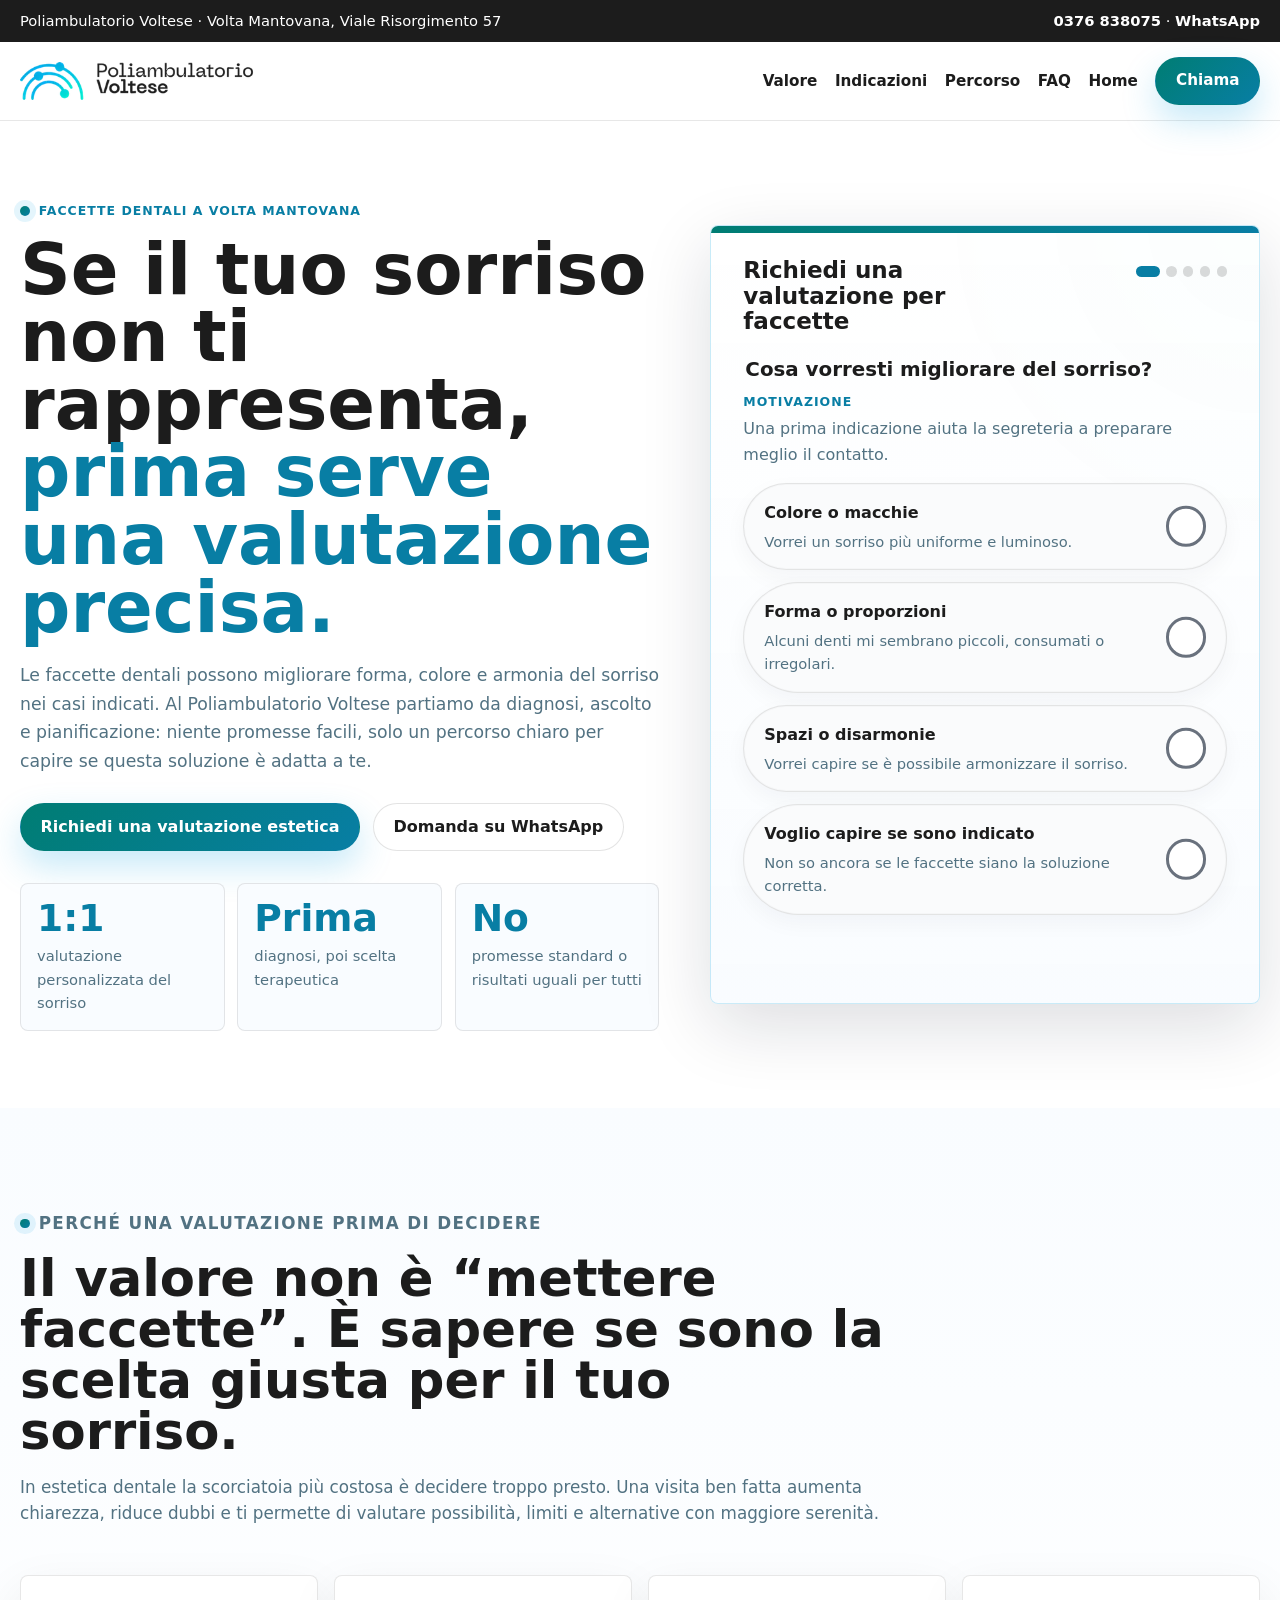
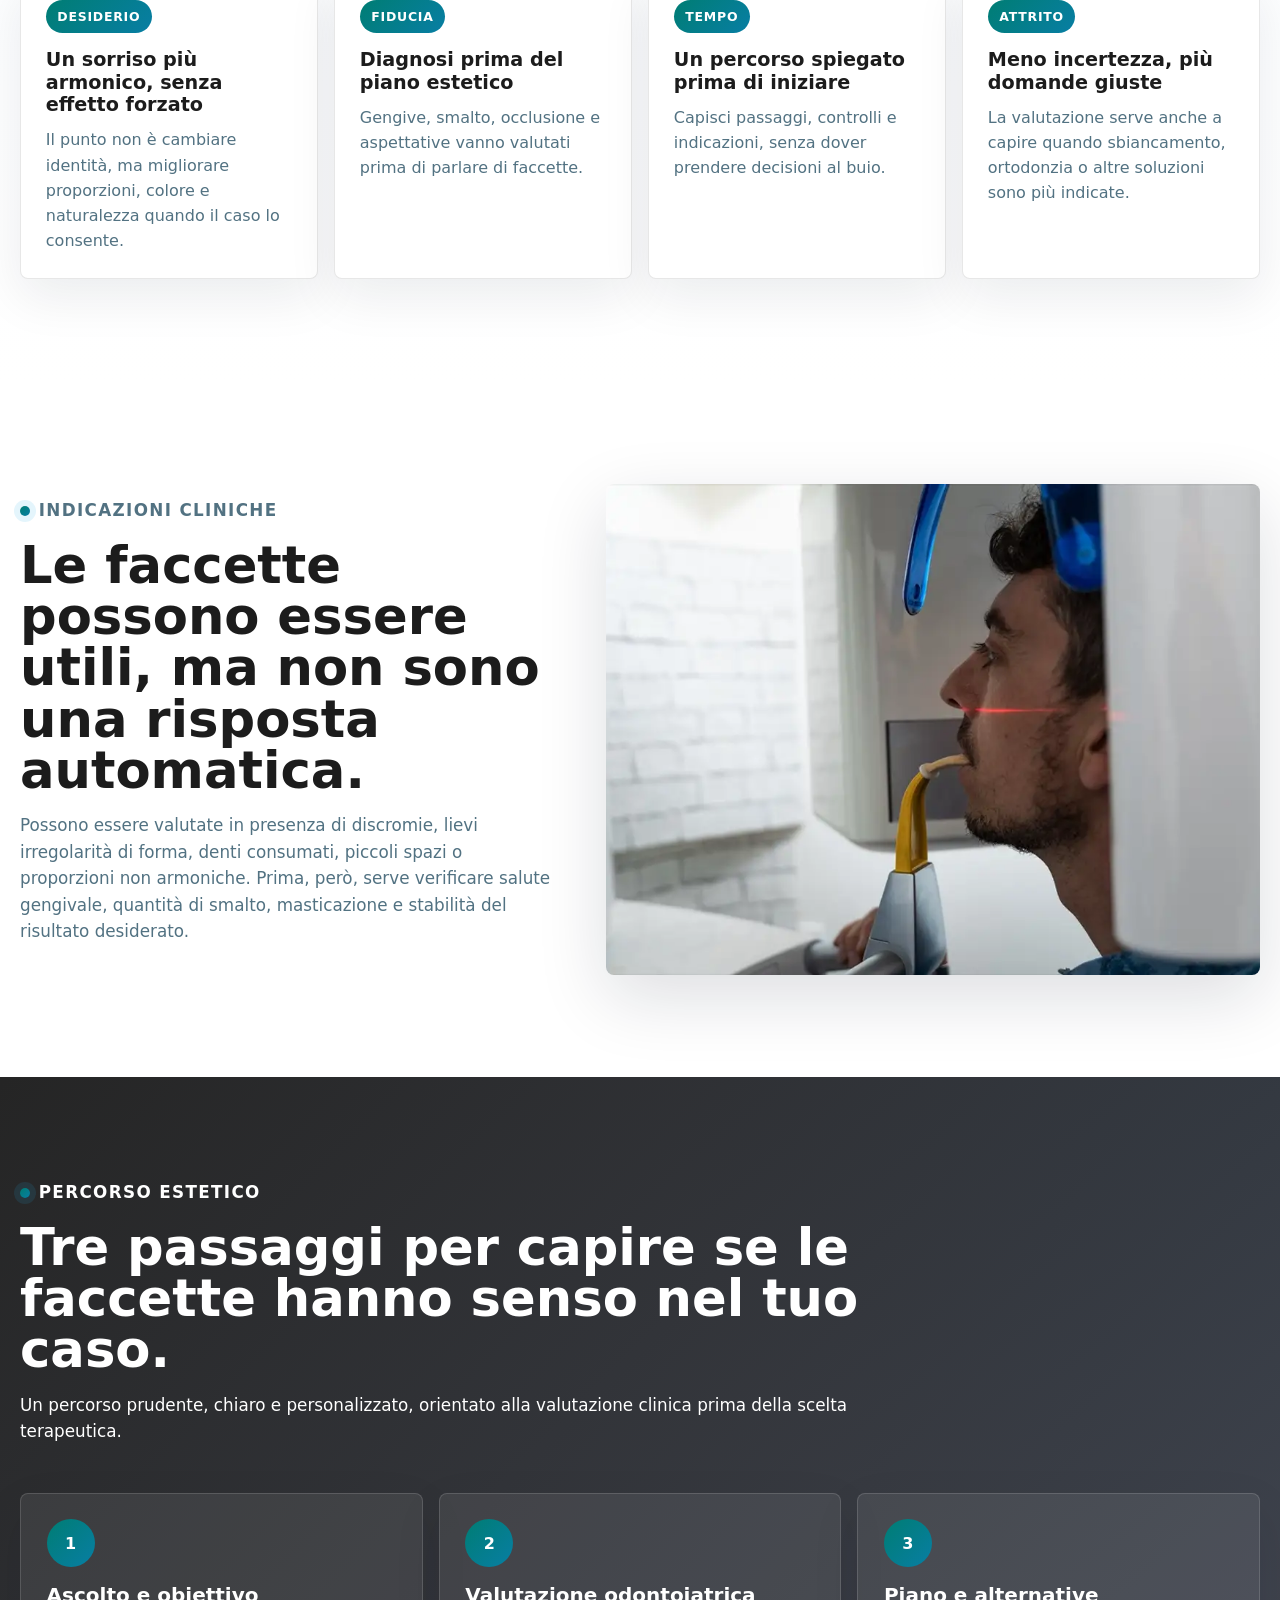
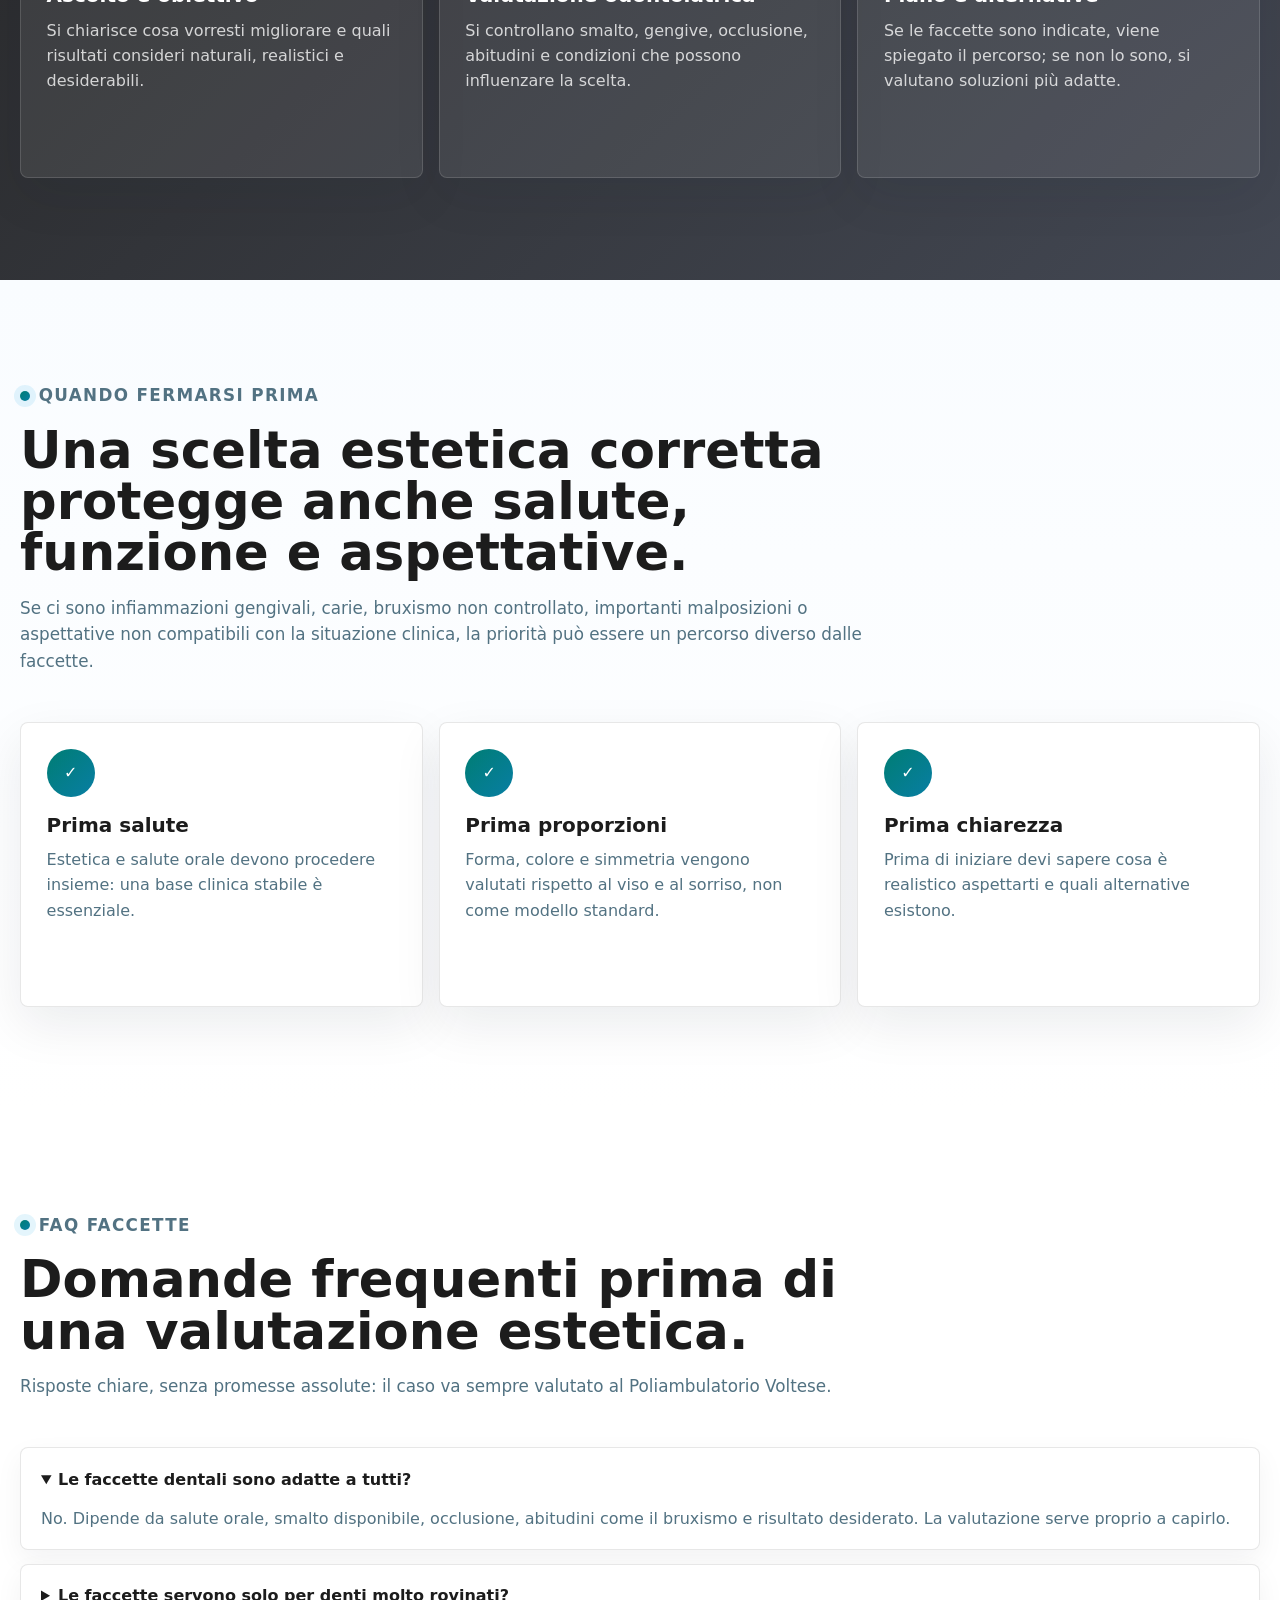
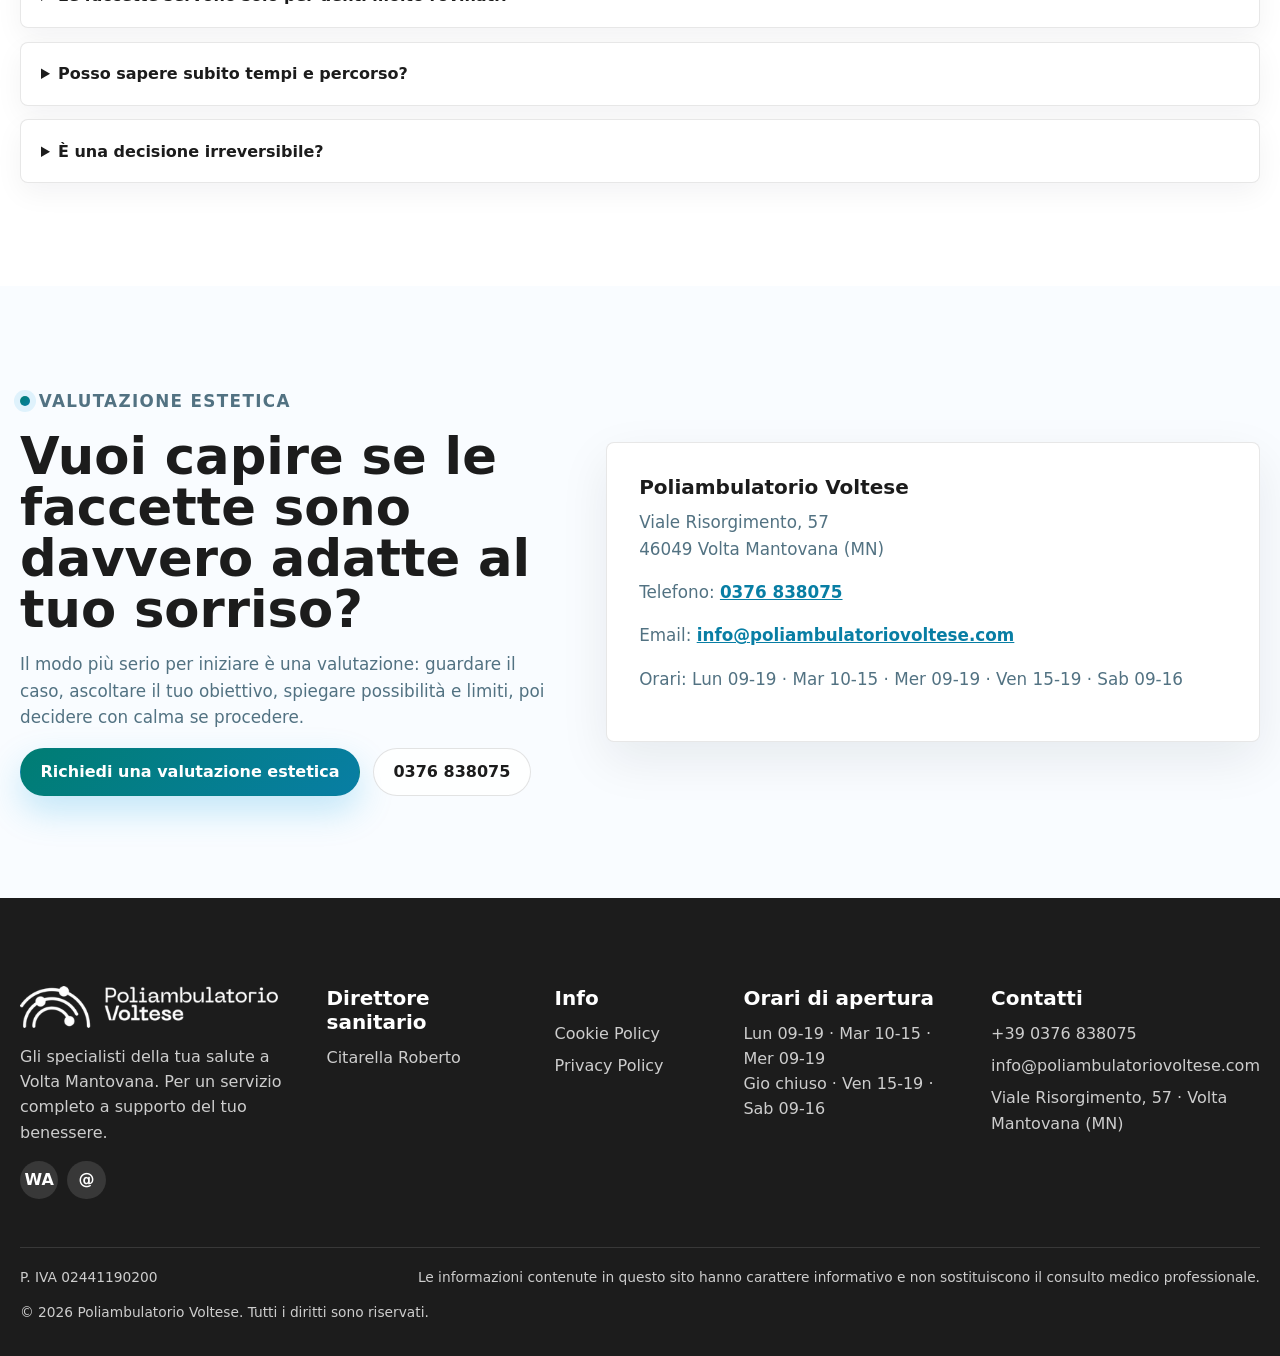
<file: faccette/index.html>
<!doctype html>
<html lang="it">
  <head>
    <meta charset="utf-8">
    <meta name="viewport" content="width=device-width, initial-scale=1">
    <title>Faccette Dentali a Volta Mantovana | Poliambulatorio Voltese</title>
    <meta
      name="description"
      content="Faccette dentali a Volta Mantovana: valutazione estetica del sorriso, indicazioni cliniche, percorso personalizzato e informazioni professionali al Poliambulatorio Voltese."
    >
    <meta name="robots" content="index,follow,max-image-preview:large">
    <meta name="theme-color" content="#1C1C1C">
    <link rel="canonical" href="https://poliambulatoriovoltese.vercel.app/faccette/">
    <link rel="icon" href="../assets/favicon-poliambulatorio-voltese.png" type="image/png">

    <meta property="og:type" content="website">
    <meta property="og:locale" content="it_IT">
    <meta property="og:title" content="Faccette Dentali a Volta Mantovana">
    <meta
      property="og:description"
      content="Un percorso professionale per capire se le faccette dentali sono adatte al tuo sorriso."
    >
    <meta property="og:url" content="https://poliambulatoriovoltese.vercel.app/faccette/">
    <meta property="og:site_name" content="Poliambulatorio Voltese">
    <meta property="og:image" content="https://poliambulatoriovoltese.vercel.app/assets/favicon-poliambulatorio-voltese.png">

    <style>:root{color-scheme:light;--primary:#1c1c1c;--secondary:#f9fcff;--text:#527282;--brand-sky:#22abe3;--brand-mint:#00c9b5;--accent:#087ea4;--accent-2:#007d73;--white:#ffffff;--divider:rgba(28,28,28,0.1);--soft-accent:#e3fbf8;--ink:#111827;--heading:#1c1c1c;--body-text:#527282;--body-strong:#365d6e;--success:#287269;--shadow:0 22px 70px rgba(17,24,39,0.14);font-family:Montserrat,ui-sans-serif,system-ui,-apple-system,BlinkMacSystemFont,"Segoe UI",sans-serif}*{box-sizing:border-box}html{scroll-behavior:smooth}section,form{scroll-margin-top:96px}body{margin:0;color:var(--primary);background:var(--white);font-size:16px;line-height:1.58;text-rendering:optimizeLegibility;-webkit-font-smoothing:antialiased}img{display:block;max-width:100%}a{color:inherit}button,input,textarea{font:inherit}button{cursor:pointer}[hidden]{display:none !important}:focus-visible{outline:3px solid color-mix(in srgb,var(--accent) 72%,white);outline-offset:4px}.skip{position:absolute;top:-4rem;left:1rem;z-index:30;padding:0.7rem 1rem;border-radius:8px;background:var(--primary);color:var(--white);transition:top 0.2s ease}.skip:focus{top:1rem}.wrap{width:min(1320px,calc(100% - 40px));margin-inline:auto}.topbar{background:var(--primary);color:var(--white);font-size:0.92rem}.topbar .wrap,.nav{display:flex;align-items:center;justify-content:space-between;gap:1rem}.topbar .wrap{min-height:42px}.topbar a{font-weight:800;text-decoration:none}header{position:sticky;top:0;z-index:20;border-bottom:1px solid var(--divider);background:rgba(255,255,255,0.96);backdrop-filter:blur(16px)}.nav{min-height:78px}.brand{display:inline-flex;align-items:center;width:235px;min-width:0;text-decoration:none}.brand img{width:100%;height:auto}.navlinks{display:flex;align-items:center;gap:1.1rem;color:var(--primary);font-size:0.95rem;font-weight:850}.navlinks a{text-decoration:none}.navlinks a:hover{color:var(--accent)}.menu-toggle{display:none;position:relative;width:46px;height:46px;border:1px solid rgba(28,28,28,0.18);border-radius:8px;background:var(--white);color:var(--primary);box-shadow:0 10px 26px rgba(17,24,39,0.08)}.menu-toggle span{position:absolute;left:12px;width:20px;height:2px;border-radius:999px;background:currentColor;transition:transform 0.18s ease,opacity 0.18s ease,top 0.18s ease}.menu-toggle span:nth-child(1){top:15px}.menu-toggle span:nth-child(2){top:22px}.menu-toggle span:nth-child(3){top:29px}.menu-toggle[aria-expanded="true"] span:nth-child(1){top:22px;transform:rotate(45deg)}.menu-toggle[aria-expanded="true"] span:nth-child(2){opacity:0}.menu-toggle[aria-expanded="true"] span:nth-child(3){top:22px;transform:rotate(-45deg)}.mobile-menu{position:absolute;inset:100% 0 auto;z-index:19;max-height:calc(100dvh - 120px);overflow-y:auto;border-top:1px solid rgba(28,28,28,0.08);background:var(--white);box-shadow:0 22px 46px rgba(17,24,39,0.08)}.mobile-menu-panel{display:grid;gap:1.4rem;padding-block:1.35rem 2rem}.mobile-menu-links,.mobile-menu-actions{display:grid}.mobile-menu-links a{display:flex;align-items:center;min-height:72px;border-bottom:1px solid rgba(28,28,28,0.08);color:var(--primary);font-size:clamp(1.22rem,5.6vw,2rem);font-weight:750;line-height:1.1;text-decoration:none;text-transform:uppercase}.btn{display:inline-flex;min-height:48px;align-items:center;justify-content:center;gap:0.45rem;border:1px solid transparent;border-radius:999px;padding:0.86rem 1.22rem;font-weight:850;line-height:1;text-align:center;text-decoration:none;transition:transform 0.2s ease,box-shadow 0.2s ease,border-color 0.2s ease,background 0.2s ease}.btn:hover{transform:translateY(-1px)}.btn-primary{color:var(--white);background:linear-gradient(135deg,var(--accent-2),var(--accent));box-shadow:0 15px 34px rgba(34,171,227,0.26)}.btn-ghost{border-color:rgba(28,28,28,0.12);color:var(--primary);background:rgba(255,255,255,0.82)}.btn-outline-fill{border-color:var(--accent);color:var(--accent);background:var(--white)}.btn-accent{color:var(--primary);background:var(--white)}.hero{display:grid;grid-template-columns:minmax(0,1fr) minmax(420px,0.86fr);gap:clamp(1.4rem,4vw,4.5rem);align-items:center;min-height:calc(100dvh - 120px);padding-block:clamp(3rem,6vw,6.5rem)}.hero-copy{max-width:760px}.eyebrow{display:inline-flex;align-items:center;gap:0.55rem;margin:0 0 1rem;color:var(--accent);font-size:0.78rem;font-weight:900;letter-spacing:0.08em;text-transform:uppercase}.dot{width:0.62rem;height:0.62rem;border-radius:999px;background:linear-gradient(135deg,var(--accent-2),var(--accent));box-shadow:0 0 0 6px rgba(34,171,227,0.12)}h1,h2,h3,p{margin-top:0}h1{margin-bottom:1.2rem;color:var(--heading);font-size:clamp(2.85rem,5.5vw,5.3rem);line-height:0.96;letter-spacing:0}.hero-title-accent{display:block;color:var(--accent)}.lead{max-width:650px;margin-bottom:1.7rem;color:var(--body-text);font-size:clamp(1rem,1.35vw,1.2rem);line-height:1.65}.cta-row{display:flex;flex-wrap:wrap;gap:0.8rem;align-items:center}.micro-proof{display:grid;grid-template-columns:repeat(3,minmax(0,1fr));gap:0.8rem;margin-top:2rem}.proof-item{min-height:104px;padding:1rem;border:1px solid var(--divider);border-radius:8px;background:var(--secondary)}.proof-item strong{display:block;color:var(--accent);font-size:clamp(1.5rem,3vw,2.35rem);line-height:1}.proof-item span{display:block;margin-top:0.45rem;color:var(--body-text);font-size:0.92rem}.glass-form{position:relative;overflow:hidden;min-height:600px;border:1px solid rgba(34,171,227,0.24);border-radius:8px;padding:clamp(1.2rem,3vw,2rem);background:linear-gradient(180deg,rgba(255,255,255,0.92),rgba(249,252,255,0.96)),radial-gradient(circle at top right,rgba(0,201,181,0.18),transparent 22rem);box-shadow:var(--shadow)}.glass-form::before{content:"";position:absolute;inset:0 0 auto;height:7px;background:linear-gradient(90deg,var(--accent-2),var(--accent))}.form-head{display:flex;align-items:start;justify-content:space-between;gap:1rem;margin-bottom:1.5rem}.form-head h2{max-width:18rem;margin:0;font-size:clamp(1.35rem,1.8vw,1.82rem);line-height:1.1}.progress{display:flex;gap:0.4rem;margin-top:0.5rem}.progress span{width:0.65rem;height:0.65rem;border-radius:999px;background:rgba(28,28,28,0.16)}.progress span.is-active{width:1.5rem;background:var(--accent)}.form-step{min-width:0;margin:0;border:0;padding:0}.quiz-kicker{margin-bottom:0.3rem;color:var(--accent);font-size:0.78rem;font-weight:900;letter-spacing:0.08em;text-transform:uppercase}.quiz-title{display:block;margin-bottom:0.6rem;color:var(--heading);font-size:clamp(1.12rem,1.55vw,1.42rem);font-weight:850;line-height:1.2}.quiz-copy{margin-bottom:1rem;color:var(--body-text)}.quiz-options,.slot-grid,.calendar-grid{display:grid;gap:0.75rem}.choice-btn{position:relative;display:grid;gap:0.3rem;width:100%;min-height:76px;border:1px solid rgba(28,28,28,0.1);border-radius:999px;padding:1rem 4.4rem 1rem 1.25rem;color:var(--primary);background:#fafbfc;text-align:left;box-shadow:inset 0 0 0 1px rgba(17,24,39,0.02),0 8px 22px rgba(17,24,39,0.04);transition:border-color 0.18s ease,transform 0.18s ease,background 0.18s ease,box-shadow 0.18s ease}.choice-btn::before,.choice-btn::after{content:"";position:absolute;top:50%;right:1.22rem;border-radius:999px;transform:translateY(-50%)}.choice-btn::before{width:2.15rem;height:2.15rem;border:3px solid #69717d;background:var(--white)}.choice-btn::after{width:1.22rem;height:1.22rem;right:calc(1.22rem+0.465rem);background:var(--primary);opacity:0}.choice-btn:hover,.choice-btn.is-selected{border-color:rgba(28,28,28,0.16);background:#f6f7f8;box-shadow:inset 0 0 0 1px rgba(17,24,39,0.04),0 10px 26px rgba(17,24,39,0.06);transform:translateY(-1px)}.choice-btn.is-selected::before{border-color:var(--primary);border-width:5px}.choice-btn.is-selected::after{opacity:1}.choice-btn strong{font-weight:850}.choice-btn span{color:var(--body-text);font-size:0.92rem}.calendar-head{display:flex;align-items:center;justify-content:space-between;gap:1rem;margin-bottom:0.85rem}.calendar-nav{display:flex;gap:0.35rem}.calendar-nav button{width:40px;height:40px;border:1px solid var(--divider);border-radius:999px;background:var(--white)}.calendar-grid{grid-template-columns:repeat(2,minmax(0,1fr))}.calendar-day{min-height:76px;align-content:center;text-align:left}.field-grid{display:grid;grid-template-columns:repeat(2,minmax(0,1fr));gap:0.85rem}label{display:grid;gap:0.35rem;color:var(--body-strong);font-weight:800}label.full{grid-column:1 / -1}input,textarea{width:100%;border:1px solid rgba(28,28,28,0.14);border-radius:8px;padding:0.78rem 0.9rem;color:var(--primary);background:var(--white)}textarea{resize:vertical}.summary-box{margin-top:1rem;border:1px solid rgba(34,171,227,0.18);border-radius:8px;padding:0.9rem;background:var(--soft-accent)}.summary-box p{margin:0.2rem 0;color:var(--body-text)}.form-error{min-height:1.5rem;margin:1rem 0 0;color:#9a3412;font-weight:800}.form-actions{display:flex;justify-content:flex-end;gap:0.7rem;margin-top:1rem}.form-actions [type="submit"]{width:min(100%,380px);min-height:58px;border-radius:18px;font-size:1.05rem}.problem,.soft,.band,.faq,.finance-section,.funnel-value,.service-bridge,.closing-section{padding-block:clamp(4rem,8vw,7rem)}.problem-grid,.closing{display:grid;grid-template-columns:0.9fr 1.1fr;gap:clamp(1.5rem,4vw,4rem);align-items:center}.problem-copy h2,.section-head h2,.closing h2,.footer-cta h2{margin-bottom:1rem;color:var(--heading);font-size:clamp(2rem,4vw,3.8rem);line-height:1}.problem-copy p,.section-head p,.closing p,.contact-panel p{color:var(--body-text);font-size:1.05rem}.problem-media{overflow:hidden;border-radius:8px;box-shadow:var(--shadow);aspect-ratio:4 / 3}.problem-media img{width:100%;height:100%;object-fit:cover}.soft{background:linear-gradient(180deg,var(--secondary),#ffffff)}.section-head{max-width:880px;margin-bottom:clamp(1.8rem,4vw,3rem)}.solution-grid,.phases,.staff-grid,.finance-grid{display:grid;gap:1rem}.solution-grid{grid-template-columns:repeat(3,minmax(0,1fr))}.info-card,.phase,.finance-card,.contact-panel{border:1px solid var(--divider);border-radius:8px;background:var(--white);box-shadow:0 18px 50px rgba(17,24,39,0.08)}.info-card,.phase,.finance-card{min-height:285px;padding:clamp(1.2rem,2vw,1.6rem)}.info-card span,.phase span,.finance-logo{display:inline-grid;width:3rem;height:3rem;place-items:center;margin-bottom:1rem;border-radius:999px;color:var(--white);background:linear-gradient(135deg,var(--accent-2),var(--accent));font-weight:900}.info-card h3,.phase h3,.finance-card h3,.contact-panel h3,.footer-grid h3{margin-bottom:0.65rem;color:var(--heading);font-size:1.25rem;line-height:1.2}.info-card p,.phase p,.finance-card p{margin-bottom:0;color:var(--body-text)}.band{color:var(--white);background:linear-gradient(135deg,rgba(28,28,28,0.96),rgba(55,60,72,0.94)),radial-gradient(circle at top right,rgba(34,171,227,0.32),transparent 38rem)}.band .eyebrow,.band .section-head h2,.band .section-head p,.band .phase h3{color:var(--white)}.band .phase{background:rgba(255,255,255,0.08);border-color:rgba(255,255,255,0.14)}.band .phase p{color:rgba(255,255,255,0.78)}.phases{grid-template-columns:repeat(3,minmax(0,1fr))}.faq-list{display:grid;gap:0.85rem}details{border:1px solid var(--divider);border-radius:8px;padding:1.15rem 1.25rem;background:var(--white);box-shadow:0 10px 28px rgba(17,24,39,0.05)}summary{color:var(--heading);font-weight:850;cursor:pointer}details p{margin:0.85rem 0 0;color:var(--body-text)}.staff-grid{grid-template-columns:repeat(5,minmax(0,1fr))}.staff-card{overflow:hidden;min-height:350px;border:1px solid var(--divider);border-radius:8px;background:var(--white);box-shadow:0 16px 48px rgba(17,24,39,0.08)}.staff-card img{width:100%;aspect-ratio:1;object-fit:cover}.staff-card h3{margin:1rem 1rem 0.3rem;color:var(--heading);font-size:1.08rem;line-height:1.2}.staff-card p{margin:0 1rem 1rem;color:var(--body-text);font-size:0.92rem}.finance-grid{grid-template-columns:repeat(2,minmax(0,1fr))}.finance-card{min-height:220px}.service-bridge{padding-top:0}.service-bridge-card{display:grid;grid-template-columns:minmax(0,1fr) auto;gap:clamp(1.2rem,3vw,2.4rem);align-items:center;overflow:hidden;border:1px solid rgba(34,171,227,0.2);border-radius:8px;padding:clamp(1.4rem,3vw,2.4rem);background:linear-gradient(135deg,rgba(227,251,248,0.98),rgba(249,252,255,0.98)),radial-gradient(circle at right top,rgba(0,201,181,0.18),transparent 24rem);box-shadow:0 18px 50px rgba(17,24,39,0.08)}.service-bridge-card h2{max-width:760px;margin-bottom:0.8rem;color:var(--heading);font-size:clamp(2rem,4vw,3.6rem);line-height:1}.service-bridge-card p:not(.eyebrow){max-width:720px;margin-bottom:0;color:var(--body-text);font-size:1.05rem}.hero-faccette{min-height:calc(100dvh - 120px)}.value-grid{display:grid;grid-template-columns:repeat(4,minmax(0,1fr));gap:1rem}.value-card{min-height:255px;border:1px solid var(--divider);border-radius:8px;padding:clamp(1.2rem,2vw,1.55rem);background:var(--white);box-shadow:0 18px 50px rgba(17,24,39,0.08)}.value-card span{display:inline-flex;min-height:2rem;align-items:center;margin-bottom:1rem;border-radius:999px;padding:0.4rem 0.72rem;color:var(--white);background:linear-gradient(135deg,var(--accent-2),var(--accent));font-size:0.78rem;font-weight:900;letter-spacing:0.06em;text-transform:uppercase}.value-card h3{margin-bottom:0.65rem;color:var(--heading);font-size:1.2rem;line-height:1.18}.value-card p{margin-bottom:0;color:var(--body-text)}.closing-section{background:var(--secondary)}.contact-panel{padding:clamp(1.4rem,3vw,2rem);font-style:normal}.contact-panel a{color:var(--accent);font-weight:850}.footer-cta{padding-block:clamp(3rem,6vw,4.5rem);color:var(--white);background:linear-gradient(135deg,var(--accent-2),var(--accent))}.footer-cta .wrap{display:flex;align-items:center;justify-content:space-between;gap:1.5rem}.footer-cta h2{max-width:780px;margin-bottom:0;color:var(--white)}.footer-main{padding-block:clamp(3.5rem,7vw,5.5rem) 2rem;color:rgba(255,255,255,0.78);background:var(--primary)}.footer-grid{display:grid;grid-template-columns:1.4fr 1fr 0.8fr 1.1fr 1.2fr;gap:clamp(1.2rem,3vw,2rem)}.footer-brand img{width:min(260px,100%);height:auto;margin-bottom:1rem;filter:brightness(0) invert(1)}.footer-grid h3{color:var(--white)}.footer-grid ul{display:grid;gap:0.45rem;margin:0;padding:0;list-style:none}.footer-grid a{text-decoration:none}.footer-social{display:flex;gap:0.55rem;margin-top:1rem}.footer-social a{display:grid;width:2.4rem;height:2.4rem;place-items:center;border-radius:999px;color:var(--white);background:rgba(255,255,255,0.12);font-weight:900}.footer-legal{display:flex;flex-wrap:wrap;gap:0.8rem 1.2rem;justify-content:space-between;margin-top:3rem;border-top:1px solid rgba(255,255,255,0.12);padding-top:1.2rem;font-size:0.86rem}.mobile-cta{position:fixed;right:0.75rem;bottom:0.75rem;left:0.75rem;z-index:18;display:none;overflow:hidden;border-radius:999px;box-shadow:0 18px 44px rgba(17,24,39,0.18)}.mobile-cta a{flex:1;min-height:52px;display:grid;place-items:center;color:var(--white);background:var(--primary);font-weight:900;text-decoration:none}.mobile-cta a+a{background:linear-gradient(135deg,var(--accent-2),var(--accent))}.whatsapp-prompt{position:fixed;right:1.2rem;bottom:1.2rem;z-index:17;width:min(360px,calc(100vw - 2rem));opacity:0;transform:translateY(18px);visibility:hidden;transition:opacity 0.24s ease,transform 0.24s ease,visibility 0.24s ease}.whatsapp-prompt.is-visible{opacity:1;transform:translateY(0);visibility:visible}.whatsapp-prompt-card{position:relative;border:1px solid rgba(34,171,227,0.22);border-radius:8px;padding:1.25rem;background:var(--white);box-shadow:var(--shadow)}.whatsapp-prompt-close{position:absolute;top:0.7rem;right:0.7rem;width:2rem;height:2rem;border:0;border-radius:999px;background:var(--soft-accent);color:var(--primary)}.whatsapp-prompt-kicker{margin-bottom:0.2rem;color:var(--accent);font-size:0.78rem;font-weight:900;text-transform:uppercase}.whatsapp-prompt h2{margin-bottom:0.55rem;font-size:1.45rem;line-height:1.1}.whatsapp-prompt p{color:var(--body-text)}.reveal{opacity:1;transform:none}.reveal.is-visible{opacity:1;transform:translateY(0)}.delay-1{transition-delay:0s}.delay-2{transition-delay:0s}@media (prefers-reduced-motion:reduce){*,*::before,*::after{scroll-behavior:auto !important;transition-duration:0.01ms !important;animation-duration:0.01ms !important;animation-iteration-count:1 !important}.reveal{opacity:1;transform:none}}@media (max-width:1120px){.hero{grid-template-columns:1fr}.glass-form{min-height:auto}.staff-grid{grid-template-columns:repeat(3,minmax(0,1fr))}.footer-grid{grid-template-columns:repeat(2,minmax(0,1fr))}}@media (max-width:900px){.topbar .wrap{align-items:flex-start;flex-direction:column;gap:0.2rem;padding-block:0.55rem}.navlinks{display:none}.menu-toggle{display:inline-block}.brand{width:210px}.micro-proof,.solution-grid,.phases,.problem-grid,.closing,.value-grid,.finance-grid{grid-template-columns:1fr}.service-bridge-card{grid-template-columns:1fr}.footer-cta .wrap{align-items:flex-start;flex-direction:column}}@media (max-width:680px){body{padding-bottom:64px;font-size:15px}.wrap{width:min(100% - 28px,1320px)}.topbar{display:none}section,form{scroll-margin-top:78px}.hero{min-height:auto;padding-block:2.15rem 3rem}h1{font-size:clamp(2.35rem,10.8vw,3.55rem);line-height:1}.lead{font-size:1rem;line-height:1.58}.problem-copy h2,.section-head h2,.closing h2,.footer-cta h2,.service-bridge-card h2{font-size:clamp(1.9rem,8.3vw,2.75rem);line-height:1.04}.hero-desktop-label{display:none}.cta-row,.form-actions{flex-direction:column;align-items:stretch}.btn{width:100%}.glass-form{padding:1.1rem;border-radius:10px}.choice-btn{min-height:70px;padding:0.95rem 4rem 0.95rem 1.05rem}.choice-btn::before{width:1.9rem;height:1.9rem;right:1rem}.choice-btn::after{width:1.04rem;height:1.04rem;right:calc(1rem+0.43rem)}.form-actions{position:sticky;bottom:0.5rem;z-index:2;padding-top:0.5rem}.form-actions [type="submit"]{width:100%;min-height:62px;border-radius:18px;font-size:1.08rem}.form-head{flex-direction:column}.calendar-grid,.field-grid,.staff-grid,.footer-grid{grid-template-columns:1fr}.staff-card{min-height:auto}.footer-legal{flex-direction:column}.mobile-cta{display:flex}.whatsapp-prompt{bottom:4.8rem}}</style>
    <script type="application/ld+json">
      {
        "@context": "https://schema.org",
        "@type": "MedicalWebPage",
        "name": "Faccette Dentali a Volta Mantovana",
        "url": "https://poliambulatoriovoltese.vercel.app/faccette/",
        "description": "Pagina informativa sulle faccette dentali e sulla valutazione estetica del sorriso presso Poliambulatorio Voltese.",
        "publisher": {
          "@type": "MedicalClinic",
          "name": "Poliambulatorio Voltese",
          "telephone": "+390376838075",
          "email": "info@poliambulatoriovoltese.com",
          "address": {
            "@type": "PostalAddress",
            "streetAddress": "Viale Risorgimento, 57",
            "addressLocality": "Volta Mantovana",
            "postalCode": "46049",
            "addressRegion": "MN",
            "addressCountry": "IT"
          }
        },
        "about": {
          "@type": "Service",
          "name": "Valutazione per faccette dentali",
          "serviceType": "Odontoiatria estetica"
        }
      }
    </script>
  </head>
  <body>
    <a class="skip" href="#main">Salta al contenuto</a>

    <div class="topbar" id="top">
      <div class="wrap">
        <span>Poliambulatorio Voltese · Volta Mantovana, Viale Risorgimento 57</span>
        <span>
          <a href="tel:+390376838075">0376 838075</a>
          ·
          <a href="https://wa.me/+390376838075" rel="noopener">WhatsApp</a>
        </span>
      </div>
    </div>

    <header>
      <nav class="nav wrap" aria-label="Navigazione principale">
        <a class="brand" href="../" aria-label="Poliambulatorio Voltese">
          <img src="../assets/logo-poliambulatorio-voltese.webp" width="368" height="59" alt="Poliambulatorio Voltese" decoding="async">
        </a>
        <div class="navlinks" aria-label="Sezioni pagina">
          <a href="#valore">Valore</a>
          <a href="#indicazioni">Indicazioni</a>
          <a href="#percorso">Percorso</a>
          <a href="#faq">FAQ</a>
          <a href="../">Home</a>
          <a class="btn btn-primary" href="tel:+390376838075">Chiama</a>
        </div>
        <button class="menu-toggle" type="button" aria-expanded="false" aria-controls="mobile-menu" aria-label="Apri menu">
          <span></span><span></span><span></span>
        </button>
      </nav>
      <div class="mobile-menu" id="mobile-menu" hidden>
        <div class="mobile-menu-panel wrap">
          <div class="mobile-menu-links">
            <a href="#top">Home pagina</a>
            <a href="#valore">Valore</a>
            <a href="#indicazioni">Indicazioni</a>
            <a href="#percorso">Percorso</a>
            <a href="#faq">FAQ</a>
            <a href="../">Sito principale</a>
          </div>
          <div class="mobile-menu-actions">
            <a class="btn btn-ghost" href="tel:+390376838075">Chiama il Poliambulatorio</a>
            <a class="btn btn-primary" href="#prenota">Richiedi valutazione</a>
          </div>
        </div>
      </div>
    </header>

    <main id="main">
      <section class="hero wrap hero-faccette" aria-labelledby="hero-title">
        <div class="hero-copy reveal">
          <p class="eyebrow"><span class="dot"></span> Faccette dentali a Volta Mantovana</p>
          <h1 id="hero-title">
            Se il tuo sorriso non ti rappresenta,
            <span class="hero-title-accent">prima serve una valutazione precisa.</span>
          </h1>
          <p class="lead">
            Le faccette dentali possono migliorare forma, colore e armonia del sorriso nei casi indicati.
            Al Poliambulatorio Voltese partiamo da diagnosi, ascolto e pianificazione: niente promesse facili,
            solo un percorso chiaro per capire se questa soluzione è adatta a te.
          </p>
          <div class="cta-row">
            <a class="btn btn-primary" href="#prenota">Richiedi una valutazione estetica</a>
            <a class="btn btn-ghost" href="https://wa.me/+390376838075?text=Buongiorno%2C%20vorrei%20ricevere%20informazioni%20sulle%20faccette%20dentali." rel="noopener">
              Domanda su WhatsApp
            </a>
          </div>
          <div class="micro-proof" aria-label="Elementi di valore">
            <div class="proof-item"><strong>1:1</strong><span>valutazione personalizzata del sorriso</span></div>
            <div class="proof-item"><strong>Prima</strong><span>diagnosi, poi scelta terapeutica</span></div>
            <div class="proof-item"><strong>No</strong><span>promesse standard o risultati uguali per tutti</span></div>
          </div>
        </div>

        <form class="glass-form reveal delay-1" id="prenota" action="#" method="post">
          <div class="form-head">
            <h2>Richiedi una valutazione per faccette</h2>
            <div class="progress" aria-hidden="true">
              <span class="is-active"></span><span></span><span></span><span></span><span></span>
            </div>
          </div>

          <fieldset class="form-step is-active" data-step="0">
            <p class="quiz-kicker">Motivazione</p>
            <legend class="quiz-title">Cosa vorresti migliorare del sorriso?</legend>
            <p class="quiz-copy">Una prima indicazione aiuta la segreteria a preparare meglio il contatto.</p>
            <div class="quiz-options">
              <button type="button" class="choice-btn" data-name="Motivazione" data-value="Colore o macchie">
                <strong>Colore o macchie</strong>
                <span>Vorrei un sorriso più uniforme e luminoso.</span>
              </button>
              <button type="button" class="choice-btn" data-name="Motivazione" data-value="Forma o proporzioni">
                <strong>Forma o proporzioni</strong>
                <span>Alcuni denti mi sembrano piccoli, consumati o irregolari.</span>
              </button>
              <button type="button" class="choice-btn" data-name="Motivazione" data-value="Spazi o disarmonie">
                <strong>Spazi o disarmonie</strong>
                <span>Vorrei capire se è possibile armonizzare il sorriso.</span>
              </button>
              <button type="button" class="choice-btn" data-name="Motivazione" data-value="Voglio capire se sono indicato">
                <strong>Voglio capire se sono indicato</strong>
                <span>Non so ancora se le faccette siano la soluzione corretta.</span>
              </button>
            </div>
          </fieldset>

          <fieldset class="form-step" data-step="1" hidden>
            <p class="quiz-kicker">Desiderio</p>
            <legend class="quiz-title">Che risultato vorresti ottenere?</legend>
            <p class="quiz-copy">Restiamo su obiettivi realistici: la valutazione clinica serve proprio a definire i limiti del caso.</p>
            <div class="quiz-options">
              <button type="button" class="choice-btn" data-name="Obiettivo" data-value="Sorriso naturale e discreto">
                <strong>Sorriso naturale e discreto</strong>
                <span>Vorrei migliorare senza un effetto artificiale.</span>
              </button>
              <button type="button" class="choice-btn" data-name="Obiettivo" data-value="Sorriso più armonico">
                <strong>Sorriso più armonico</strong>
                <span>Mi interessa correggere proporzioni e simmetria.</span>
              </button>
              <button type="button" class="choice-btn" data-name="Obiettivo" data-value="Capire alternative alle faccette">
                <strong>Capire alternative alle faccette</strong>
                <span>Voglio valutare anche sbiancamento, ortodonzia o restauri.</span>
              </button>
              <button type="button" class="choice-btn" data-name="Obiettivo" data-value="Piano chiaro prima di decidere">
                <strong>Piano chiaro prima di decidere</strong>
                <span>Voglio capire tempi, passaggi e indicazioni.</span>
              </button>
            </div>
          </fieldset>

          <fieldset class="form-step" data-step="2" hidden>
            <p class="quiz-kicker">Preferenza appuntamento</p>
            <legend class="quiz-title">Scegli una data indicativa</legend>
            <p class="quiz-copy">La segreteria ti ricontatterà per confermare la disponibilità effettiva.</p>
            <div class="calendar-head">
              <strong class="calendar-title" aria-live="polite">Prossimi giorni disponibili</strong>
              <div class="calendar-nav" aria-hidden="true">
                <button type="button" disabled>‹</button>
                <button type="button" disabled>›</button>
              </div>
            </div>
            <div class="calendar-grid" id="calendar-grid" aria-label="Date disponibili"></div>
          </fieldset>

          <fieldset class="form-step" data-step="3" hidden>
            <p class="quiz-kicker">Orario preferito</p>
            <legend class="quiz-title">Scegli una fascia oraria</legend>
            <p class="quiz-copy">Gli slot sono indicativi e verranno confermati dal Poliambulatorio.</p>
            <div class="slot-grid">
              <button type="button" class="choice-btn" data-name="Orario" data-value="Mattina">Mattina <span>09:00 - 12:00</span></button>
              <button type="button" class="choice-btn" data-name="Orario" data-value="Primo pomeriggio">Primo pomeriggio <span>14:00 - 16:00</span></button>
              <button type="button" class="choice-btn" data-name="Orario" data-value="Tardo pomeriggio">Tardo pomeriggio <span>16:00 - 19:00</span></button>
            </div>
          </fieldset>

          <fieldset class="form-step" data-step="4" hidden>
            <p class="quiz-kicker">Dati di contatto</p>
            <legend class="quiz-title">Lascia i tuoi recapiti</legend>
            <p class="quiz-copy">Ti ricontatteremo per confermare la richiesta e capire il motivo della valutazione.</p>
            <div class="field-grid">
              <label>
                <span>Nome e cognome</span>
                <input name="Nome" autocomplete="name" required>
              </label>
              <label>
                <span>Telefono</span>
                <input name="Telefono" inputmode="tel" autocomplete="tel" required>
              </label>
              <label>
                <span>Email</span>
                <input name="Email" type="email" autocomplete="email">
              </label>
              <label class="full">
                <span>Note/Messaggio</span>
                <textarea name="Messaggio" rows="4" placeholder="Raccontaci cosa vorresti migliorare del sorriso."></textarea>
              </label>
            </div>
            <div class="summary-box" aria-live="polite"></div>
          </fieldset>

          <p class="form-error" role="alert"></p>
          <div class="form-actions">
            <button class="btn btn-ghost" type="button" data-prev hidden>torna indietro</button>
            <button class="btn btn-outline-fill" type="button" data-next hidden>continua</button>
            <button class="btn btn-primary" type="submit" hidden>Continua</button>
          </div>
        </form>
      </section>

      <section class="funnel-value soft" id="valore">
        <div class="wrap">
          <div class="section-head reveal">
            <p class="eyebrow"><span class="dot"></span> Perché una valutazione prima di decidere</p>
            <h2>Il valore non è “mettere faccette”. È sapere se sono la scelta giusta per il tuo sorriso.</h2>
            <p>
              In estetica dentale la scorciatoia più costosa è decidere troppo presto. Una visita ben fatta aumenta
              chiarezza, riduce dubbi e ti permette di valutare possibilità, limiti e alternative con maggiore serenità.
            </p>
          </div>
          <div class="value-grid">
            <article class="value-card reveal">
              <span>Desiderio</span>
              <h3>Un sorriso più armonico, senza effetto forzato</h3>
              <p>Il punto non è cambiare identità, ma migliorare proporzioni, colore e naturalezza quando il caso lo consente.</p>
            </article>
            <article class="value-card reveal delay-1">
              <span>Fiducia</span>
              <h3>Diagnosi prima del piano estetico</h3>
              <p>Gengive, smalto, occlusione e aspettative vanno valutati prima di parlare di faccette.</p>
            </article>
            <article class="value-card reveal delay-2">
              <span>Tempo</span>
              <h3>Un percorso spiegato prima di iniziare</h3>
              <p>Capisci passaggi, controlli e indicazioni, senza dover prendere decisioni al buio.</p>
            </article>
            <article class="value-card reveal">
              <span>Attrito</span>
              <h3>Meno incertezza, più domande giuste</h3>
              <p>La valutazione serve anche a capire quando sbiancamento, ortodonzia o altre soluzioni sono più indicate.</p>
            </article>
          </div>
        </div>
      </section>

      <section class="problem wrap" id="indicazioni">
        <div class="problem-grid">
          <div class="problem-copy reveal">
            <p class="eyebrow"><span class="dot"></span> Indicazioni cliniche</p>
            <h2>Le faccette possono essere utili, ma non sono una risposta automatica.</h2>
            <p>
              Possono essere valutate in presenza di discromie, lievi irregolarità di forma, denti consumati,
              piccoli spazi o proporzioni non armoniche. Prima, però, serve verificare salute gengivale,
              quantità di smalto, masticazione e stabilità del risultato desiderato.
            </p>
          </div>
          <div class="problem-media reveal delay-1">
            <img src="../assets/studio-dentistico-2.webp" width="900" height="671" alt="Ambiente odontoiatrico del Poliambulatorio Voltese" loading="lazy" decoding="async">
          </div>
        </div>
      </section>

      <section class="band" id="percorso">
        <div class="wrap">
          <div class="section-head reveal">
            <p class="eyebrow"><span class="dot"></span> Percorso estetico</p>
            <h2>Tre passaggi per capire se le faccette hanno senso nel tuo caso.</h2>
            <p>Un percorso prudente, chiaro e personalizzato, orientato alla valutazione clinica prima della scelta terapeutica.</p>
          </div>
          <div class="phases">
            <article class="phase reveal">
              <span>1</span>
              <h3>Ascolto e obiettivo</h3>
              <p>Si chiarisce cosa vorresti migliorare e quali risultati consideri naturali, realistici e desiderabili.</p>
            </article>
            <article class="phase reveal delay-1">
              <span>2</span>
              <h3>Valutazione odontoiatrica</h3>
              <p>Si controllano smalto, gengive, occlusione, abitudini e condizioni che possono influenzare la scelta.</p>
            </article>
            <article class="phase reveal delay-2">
              <span>3</span>
              <h3>Piano e alternative</h3>
              <p>Se le faccette sono indicate, viene spiegato il percorso; se non lo sono, si valutano soluzioni più adatte.</p>
            </article>
          </div>
        </div>
      </section>

      <section class="soft">
        <div class="wrap">
          <div class="section-head reveal">
            <p class="eyebrow"><span class="dot"></span> Quando fermarsi prima</p>
            <h2>Una scelta estetica corretta protegge anche salute, funzione e aspettative.</h2>
            <p>
              Se ci sono infiammazioni gengivali, carie, bruxismo non controllato, importanti malposizioni o aspettative non compatibili
              con la situazione clinica, la priorità può essere un percorso diverso dalle faccette.
            </p>
          </div>
          <div class="solution-grid">
            <article class="info-card reveal">
              <span>✓</span>
              <h3>Prima salute</h3>
              <p>Estetica e salute orale devono procedere insieme: una base clinica stabile è essenziale.</p>
            </article>
            <article class="info-card reveal delay-1">
              <span>✓</span>
              <h3>Prima proporzioni</h3>
              <p>Forma, colore e simmetria vengono valutati rispetto al viso e al sorriso, non come modello standard.</p>
            </article>
            <article class="info-card reveal delay-2">
              <span>✓</span>
              <h3>Prima chiarezza</h3>
              <p>Prima di iniziare devi sapere cosa è realistico aspettarti e quali alternative esistono.</p>
            </article>
          </div>
        </div>
      </section>

      <section class="faq wrap" id="faq">
        <div class="section-head reveal">
          <p class="eyebrow"><span class="dot"></span> FAQ faccette</p>
          <h2>Domande frequenti prima di una valutazione estetica.</h2>
          <p>Risposte chiare, senza promesse assolute: il caso va sempre valutato al Poliambulatorio Voltese.</p>
        </div>
        <div class="faq-list">
          <details class="reveal" open>
            <summary>Le faccette dentali sono adatte a tutti?</summary>
            <p>No. Dipende da salute orale, smalto disponibile, occlusione, abitudini come il bruxismo e risultato desiderato. La valutazione serve proprio a capirlo.</p>
          </details>
          <details class="reveal delay-1">
            <summary>Le faccette servono solo per denti molto rovinati?</summary>
            <p>Non necessariamente. Possono essere considerate anche per discromie, forma, proporzioni o piccoli spazi, ma esistono casi in cui altre soluzioni sono più conservative.</p>
          </details>
          <details class="reveal delay-2">
            <summary>Posso sapere subito tempi e percorso?</summary>
            <p>Dopo la visita è possibile ricevere indicazioni più concrete. Senza valutazione clinica sarebbe poco serio parlare di tempi o idoneità.</p>
          </details>
          <details class="reveal">
            <summary>È una decisione irreversibile?</summary>
            <p>Dipende dalla tecnica e dal caso. Proprio per questo il percorso deve includere spiegazione delle alternative, dei passaggi e degli aspetti da considerare prima di decidere.</p>
          </details>
        </div>
      </section>

      <section class="closing-section">
        <div class="closing wrap">
          <div class="closing-copy reveal">
            <p class="eyebrow"><span class="dot"></span> Valutazione estetica</p>
            <h2>Vuoi capire se le faccette sono davvero adatte al tuo sorriso?</h2>
            <p>
              Il modo più serio per iniziare è una valutazione: guardare il caso, ascoltare il tuo obiettivo,
              spiegare possibilità e limiti, poi decidere con calma se procedere.
            </p>
            <div class="cta-row">
              <a class="btn btn-primary" href="#prenota">Richiedi una valutazione estetica</a>
              <a class="btn btn-ghost" href="tel:+390376838075">0376 838075</a>
            </div>
          </div>
          <address class="contact-panel reveal delay-1">
            <h3>Poliambulatorio Voltese</h3>
            <p>Viale Risorgimento, 57<br>46049 Volta Mantovana (MN)</p>
            <p>Telefono: <a href="tel:+390376838075">0376 838075</a></p>
            <p>Email: <a href="#" data-mail-link>info@poliambulatoriovoltese.com</a></p>
            <p>Orari: Lun 09-19 · Mar 10-15 · Mer 09-19 · Ven 15-19 · Sab 09-16</p>
          </address>
        </div>
      </section>
    </main>

    <footer class="footer-main">
      <div class="wrap footer-grid">
        <div class="footer-brand">
          <img src="../assets/logo-poliambulatorio-voltese.webp" width="368" height="59" alt="Poliambulatorio Voltese" loading="lazy" decoding="async">
          <p>Gli specialisti della tua salute a Volta Mantovana. Per un servizio completo a supporto del tuo benessere.</p>
          <div class="footer-social">
            <a href="https://wa.me/+390376838075" rel="noopener" aria-label="WA WhatsApp">WA</a>
            <a href="#" data-mail-link aria-label="@ Email">@</a>
          </div>
        </div>
        <div>
          <h3>Direttore sanitario</h3>
          <p>Citarella Roberto</p>
        </div>
        <div>
          <h3>Info</h3>
          <ul>
            <li><a href="https://www.iubenda.com/privacy-policy/475640561/cookie-policy" rel="noopener">Cookie Policy</a></li>
            <li><a href="https://www.iubenda.com/privacy-policy/475640561" rel="noopener">Privacy Policy</a></li>
          </ul>
        </div>
        <div>
          <h3>Orari di apertura</h3>
          <p>Lun 09-19 · Mar 10-15 · Mer 09-19<br>Gio chiuso · Ven 15-19 · Sab 09-16</p>
        </div>
        <div>
          <h3>Contatti</h3>
          <ul>
            <li><a href="tel:+390376838075">+39 0376 838075</a></li>
            <li><a href="#" data-mail-link>info@poliambulatoriovoltese.com</a></li>
            <li>Viale Risorgimento, 57 · Volta Mantovana (MN)</li>
          </ul>
        </div>
      </div>
      <div class="wrap footer-legal">
        <span>P. IVA 02441190200</span>
        <span>Le informazioni contenute in questo sito hanno carattere informativo e non sostituiscono il consulto medico professionale.</span>
        <span>© 2026 Poliambulatorio Voltese. Tutti i diritti sono riservati.</span>
      </div>
    </footer>

    <div class="mobile-cta" aria-label="Azioni rapide">
      <a href="tel:+390376838075">Chiama Ora</a>
      <a href="#prenota">Valutazione</a>
    </div>

    <aside class="whatsapp-prompt" aria-live="polite">
      <div class="whatsapp-prompt-card">
        <button class="whatsapp-prompt-close" type="button" aria-label="Chiudi messaggio">×</button>
        <p class="whatsapp-prompt-kicker">Hai una domanda?</p>
        <h2>Dubbi sulle faccette?</h2>
        <p>Scrivici su WhatsApp: ti aiuteremo a capire se ha senso prenotare una valutazione estetica.</p>
        <a class="btn btn-primary" href="https://wa.me/+390376838075?text=Buongiorno%2C%20vorrei%20ricevere%20informazioni%20sulle%20faccette%20dentali." rel="noopener">
          Scrivici su WhatsApp
        </a>
      </div>
    </aside>

    <script src="../script.js?v=20260528-speed" defer></script>
  </body>
</html>
</file>
